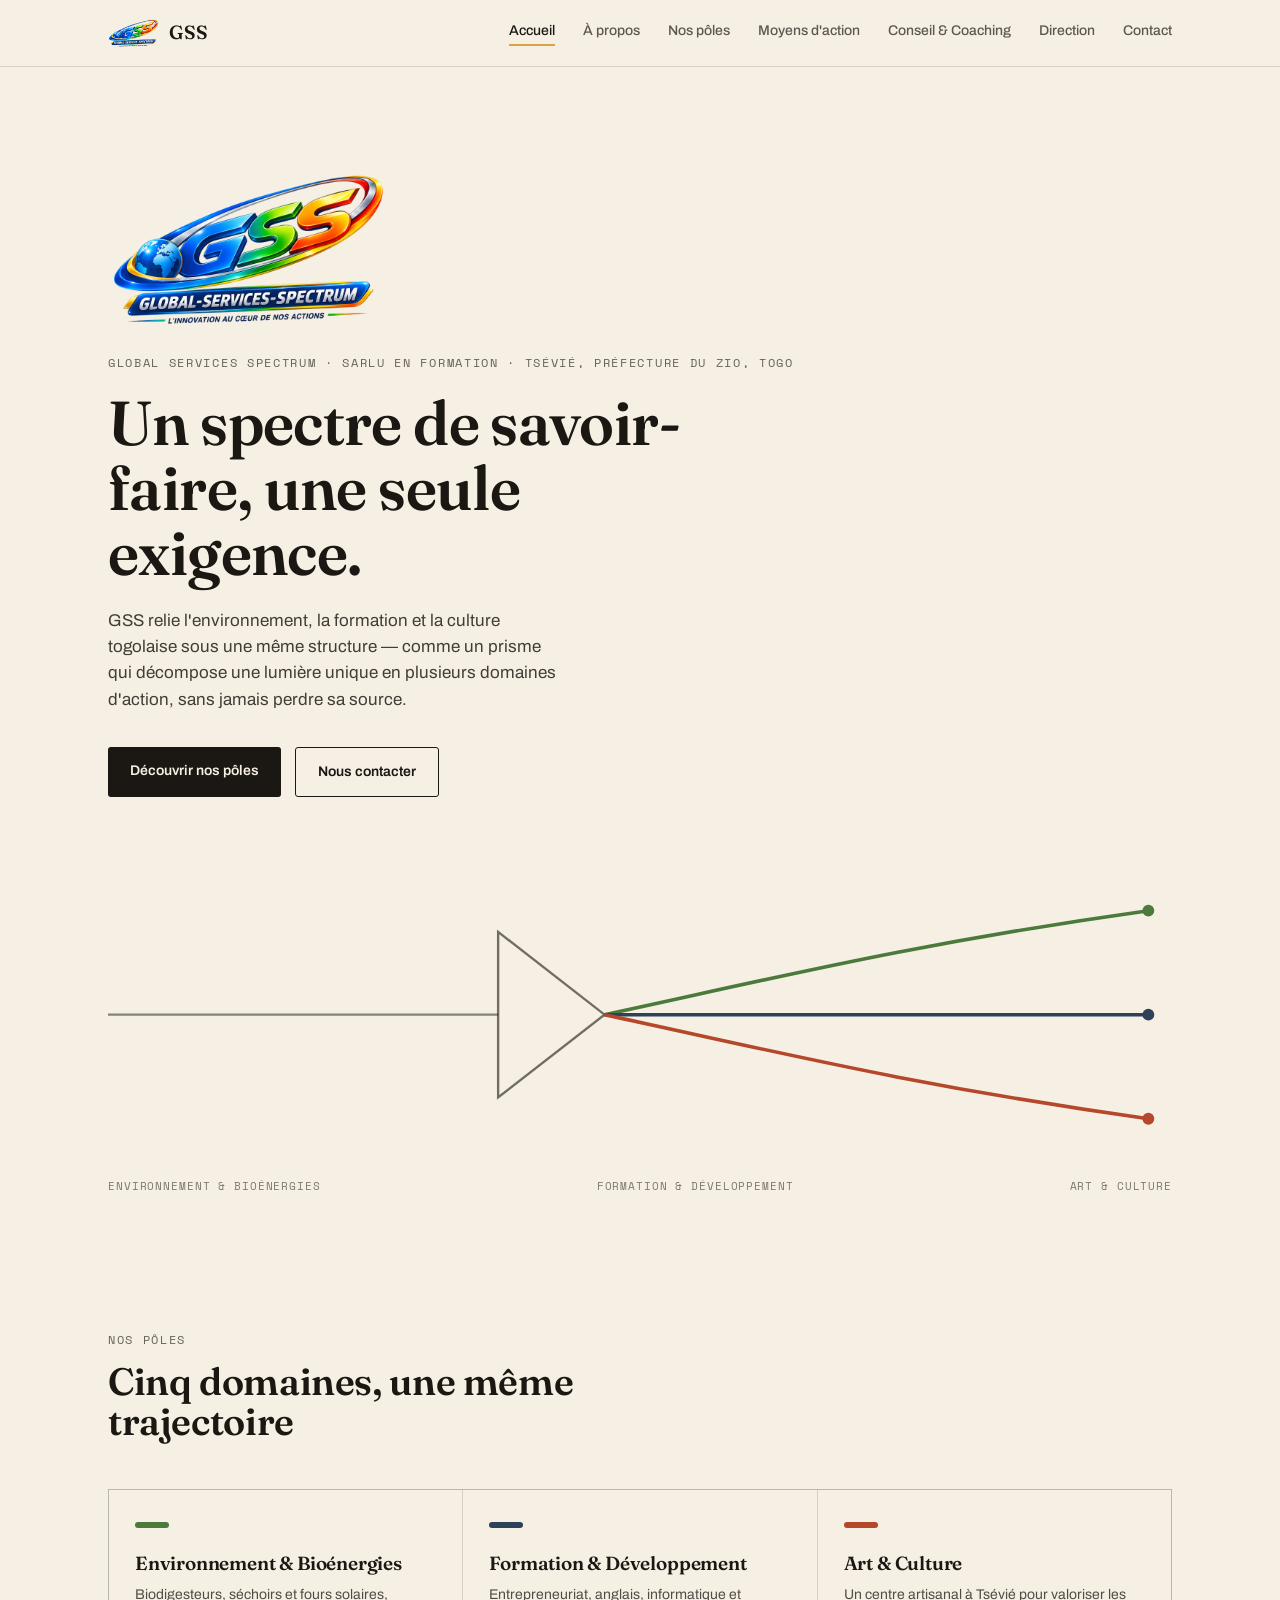
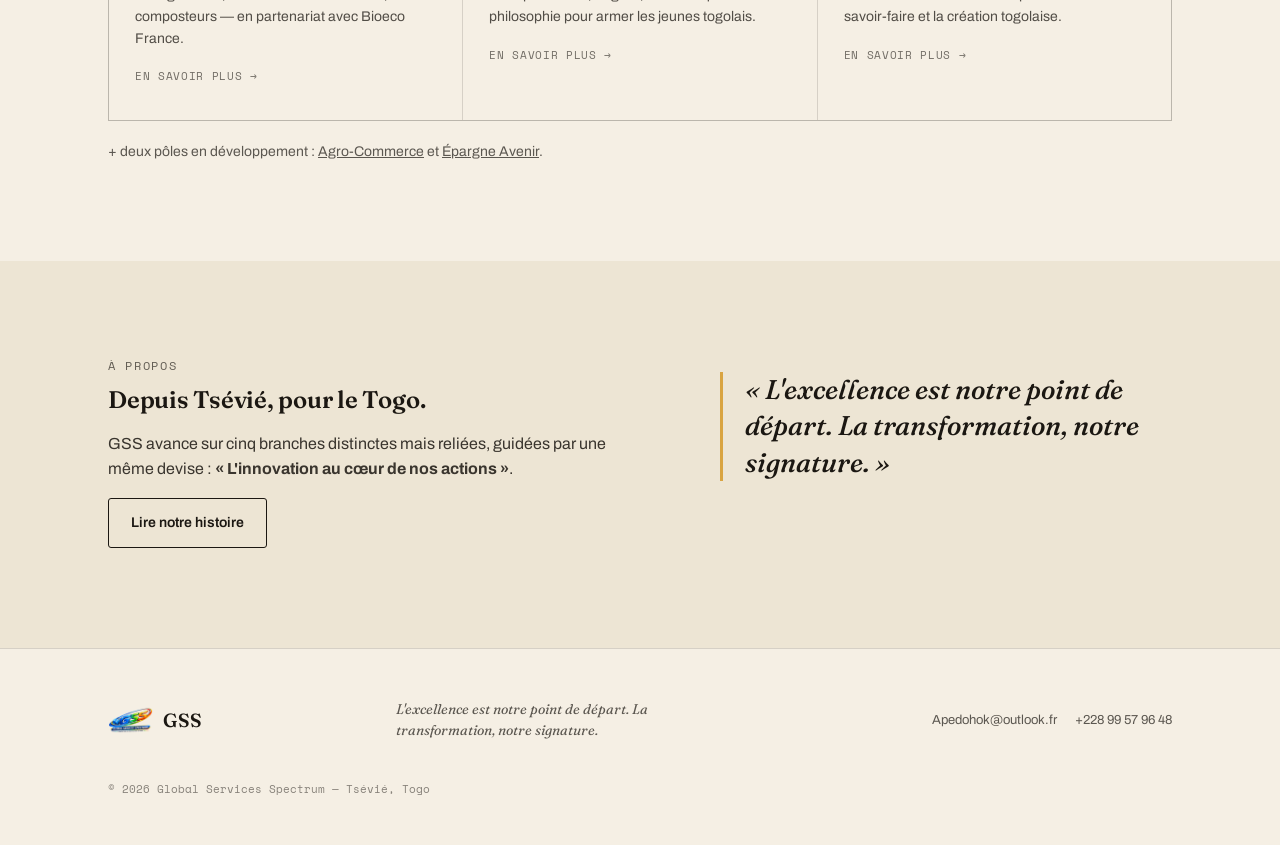
<file: index.html>
<!DOCTYPE html>
<html lang="fr">
<head>
<meta charset="UTF-8">
<meta name="viewport" content="width=device-width, initial-scale=1.0">
<title>Global Services Spectrum — Tsévié, Togo</title>
<meta name="description" content="GSS relie l'environnement, la formation et la culture togolaise sous une même structure, depuis Tsévié, Togo.">
<link rel="preconnect" href="https://fonts.googleapis.com">
<link rel="preconnect" href="https://fonts.gstatic.com" crossorigin>
<link href="https://fonts.googleapis.com/css2?family=Fraunces:opsz,wght@9..144,300;9..144,500;9..144,600;9..144,700&family=Archivo:wght@400;500;600&family=Space+Mono:wght@400;700&display=swap" rel="stylesheet">
<link rel="stylesheet" href="styles.css">
<link rel="manifest" href="manifest.json">
<meta name="theme-color" content="#1B1712">
<link rel="apple-touch-icon" href="apple-touch-icon.png">
<meta name="apple-mobile-web-app-capable" content="yes">
<meta name="apple-mobile-web-app-status-bar-style" content="black-translucent">
<meta name="apple-mobile-web-app-title" content="GSS">
</head>
<body>

<header>
  <nav class="wrap">
    <a href="index.html" class="brandmark">
      <img src="logo.png" alt="Logo Global Services Spectrum">
      GSS
    </a>
    <div class="navlinks">
      <a href="index.html">Accueil</a>
      <a href="a-propos.html">À propos</a>
      <a href="poles.html">Nos pôles</a>
      <a href="moyens-action.html">Moyens d'action</a>
      <a href="conseil-coaching.html">Conseil &amp; Coaching</a>
      <a href="direction.html">Direction</a>
      <a href="contact.html">Contact</a>
    </div>
  </nav>
</header>

<main>

  <!-- HERO -->
  <section class="hero">
    <div class="wrap">
      <img src="logo.png" alt="Logo Global Services Spectrum" class="hero-logo">
      <p class="eyebrow">Global Services Spectrum · SARLU en formation · Tsévié, Préfecture du Zio, Togo</p>
      <h1>Un spectre de savoir-faire, une seule exigence.</h1>
      <p class="lede">GSS relie l'environnement, la formation et la culture togolaise sous une même structure — comme un prisme qui décompose une lumière unique en plusieurs domaines d'action, sans jamais perdre sa source.</p>
      <div class="cta-row">
        <a class="btn btn-primary" href="poles.html">Découvrir nos pôles</a>
        <a class="btn btn-ghost" href="contact.html">Nous contacter</a>
      </div>

      <div class="prism-wrap reveal">
        <svg class="prism-svg" viewBox="0 0 900 260" xmlns="http://www.w3.org/2000/svg" role="img" aria-label="Schéma d'un prisme décomposant un faisceau en trois branches : environnement, formation, culture">
          <line x1="0" y1="130" x2="330" y2="130" stroke="var(--ink)" stroke-width="2" opacity="0.5"/>
          <polygon points="330,60 420,130 330,200" fill="none" stroke="var(--ink)" stroke-width="2" opacity="0.6"/>
          <path d="M420,130 C 560,100 680,70 880,42" stroke="var(--feuille)" stroke-width="3" fill="none"/>
          <path d="M420,130 C 560,130 680,130 880,130" stroke="var(--indigo)" stroke-width="3" fill="none"/>
          <path d="M420,130 C 560,160 680,190 880,218" stroke="var(--terre)" stroke-width="3" fill="none"/>
          <circle cx="880" cy="42" r="5" fill="var(--feuille)"/>
          <circle cx="880" cy="130" r="5" fill="var(--indigo)"/>
          <circle cx="880" cy="218" r="5" fill="var(--terre)"/>
        </svg>
        <div class="prism-caption">
          <span>Environnement &amp; Bioénergies</span>
          <span>Formation &amp; Développement</span>
          <span>Art &amp; Culture</span>
        </div>
      </div>
    </div>
  </section>

  <!-- POLE PREVIEW -->
  <section>
    <div class="wrap">
      <div class="section-head reveal">
        <p class="eyebrow">Nos pôles</p>
        <h2>Cinq domaines, une même trajectoire</h2>
      </div>
      <div class="pole-preview-grid reveal">
        <a class="pole-card" href="poles.html#environnement">
          <span class="branch-swatch" style="background:var(--feuille);"></span>
          <h3>Environnement &amp; Bioénergies</h3>
          <p>Biodigesteurs, séchoirs et fours solaires, composteurs — en partenariat avec Bioeco France.</p>
          <span class="go">En savoir plus →</span>
        </a>
        <a class="pole-card" href="poles.html#formation">
          <span class="branch-swatch" style="background:var(--indigo);"></span>
          <h3>Formation &amp; Développement</h3>
          <p>Entrepreneuriat, anglais, informatique et philosophie pour armer les jeunes togolais.</p>
          <span class="go">En savoir plus →</span>
        </a>
        <a class="pole-card" href="poles.html#culture">
          <span class="branch-swatch" style="background:var(--terre);"></span>
          <h3>Art &amp; Culture</h3>
          <p>Un centre artisanal à Tsévié pour valoriser les savoir-faire et la création togolaise.</p>
          <span class="go">En savoir plus →</span>
        </a>
      </div>
      <p style="margin-top:20px; font-size:14px; opacity:0.7;">+ deux pôles en développement : <a href="poles.html#agro-commerce" style="text-decoration:underline;">Agro-Commerce</a> et <a href="poles.html#epargne-avenir" style="text-decoration:underline;">Épargne Avenir</a>.</p>
    </div>
  </section>

  <!-- ABOUT PREVIEW -->
  <section class="about">
    <div class="wrap about-grid">
      <div class="reveal">
        <p class="eyebrow">À propos</p>
        <h2>Depuis Tsévié, pour le Togo.</h2>
        <p style="margin-top:20px; opacity:0.85; max-width:56ch;">
          GSS avance sur cinq branches distinctes mais reliées, guidées par une même devise : <strong>« L'innovation au cœur de nos actions »</strong>.
        </p>
        <p style="margin-top:16px;"><a class="btn btn-ghost" href="a-propos.html">Lire notre histoire</a></p>
      </div>
      <div class="reveal">
        <p class="pullquote">« L'excellence est notre point de départ. La transformation, notre signature. »</p>
      </div>
    </div>
  </section>

</main>

<footer>
  <div class="wrap">
    <div class="brandmark">
      <img src="logo.png" alt="Logo Global Services Spectrum">
      GSS
    </div>
    <p class="signature">L'excellence est notre point de départ. La transformation, notre signature.</p>
    <div class="foot-links">
      <a href="mailto:Apedohok@outlook.fr">Apedohok@outlook.fr</a>
      <a href="tel:+22899579648">+228 99 57 96 48</a>
    </div>
  </div>
  <div class="wrap" style="margin-top:14px;">
    <p class="legal">© 2026 Global Services Spectrum — Tsévié, Togo</p>
  </div>
</footer>

<script src="script.js"></script>
</body>
</html>
</file>
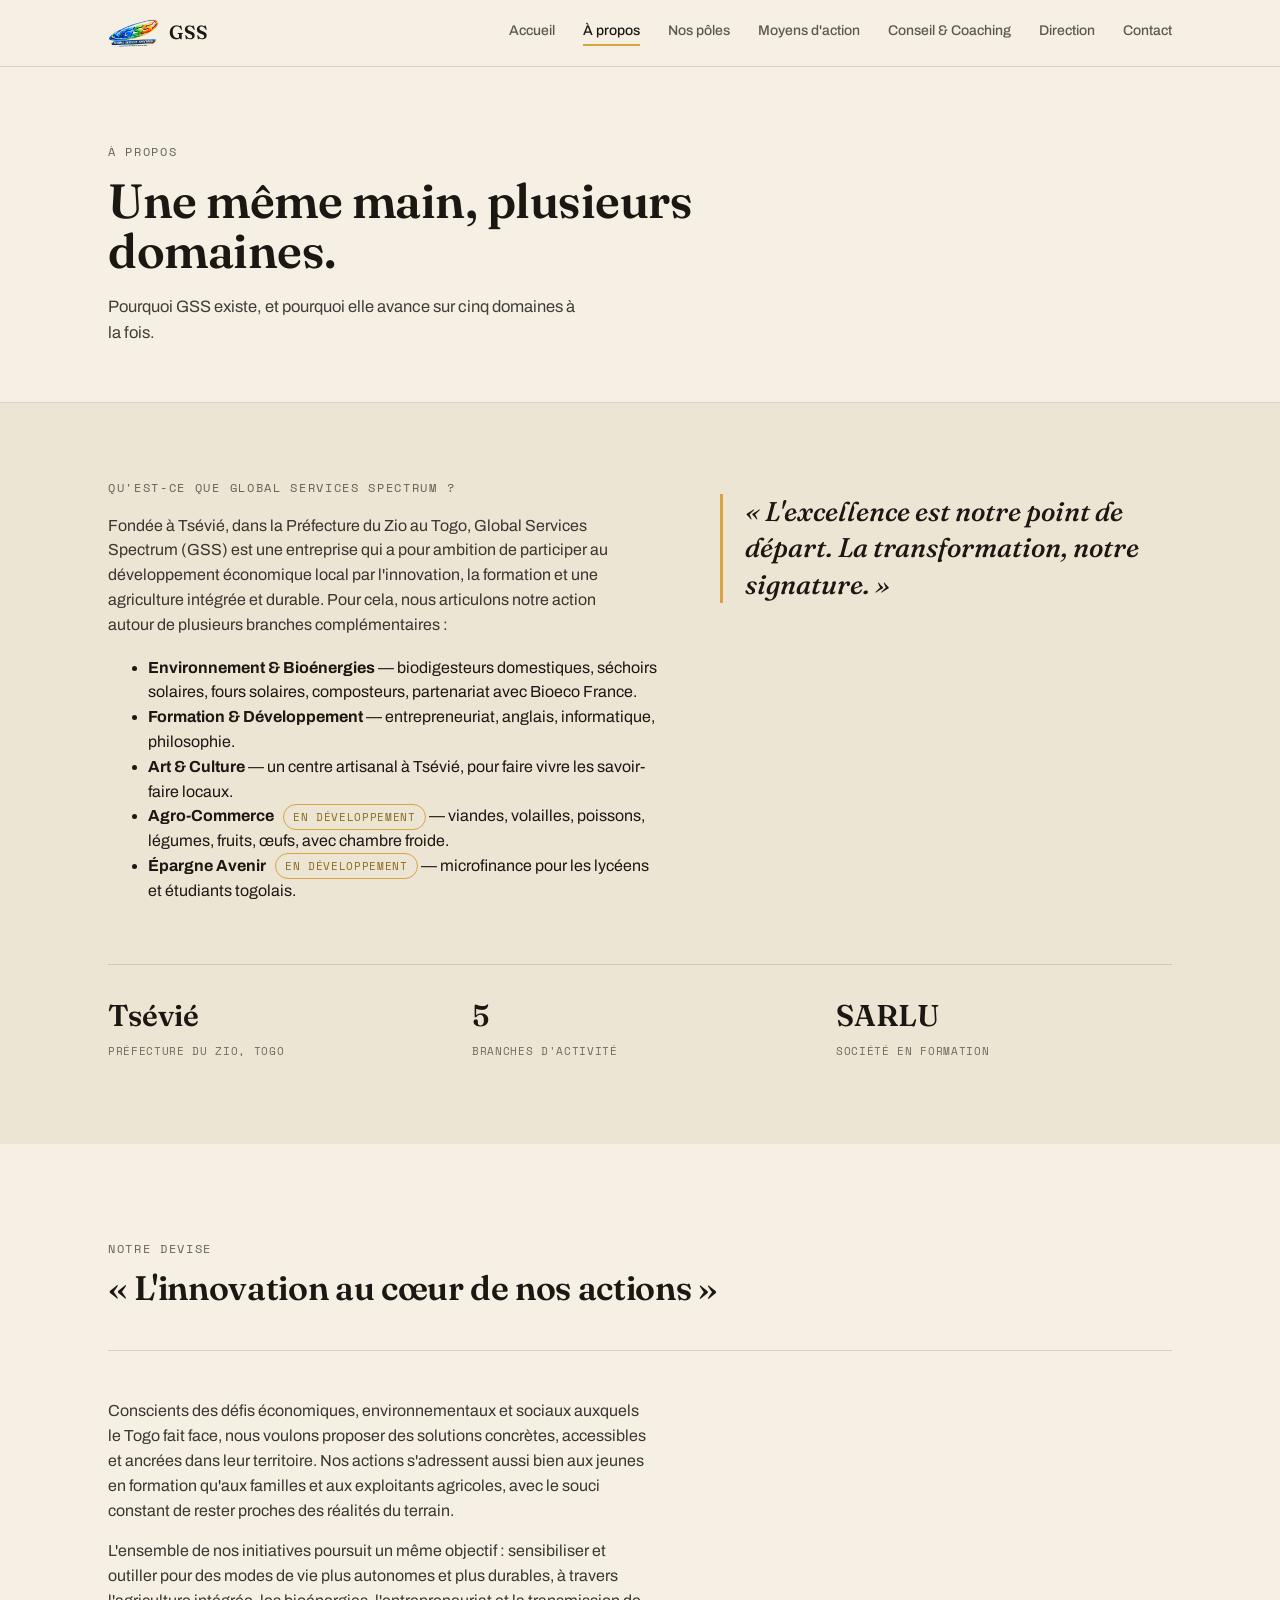
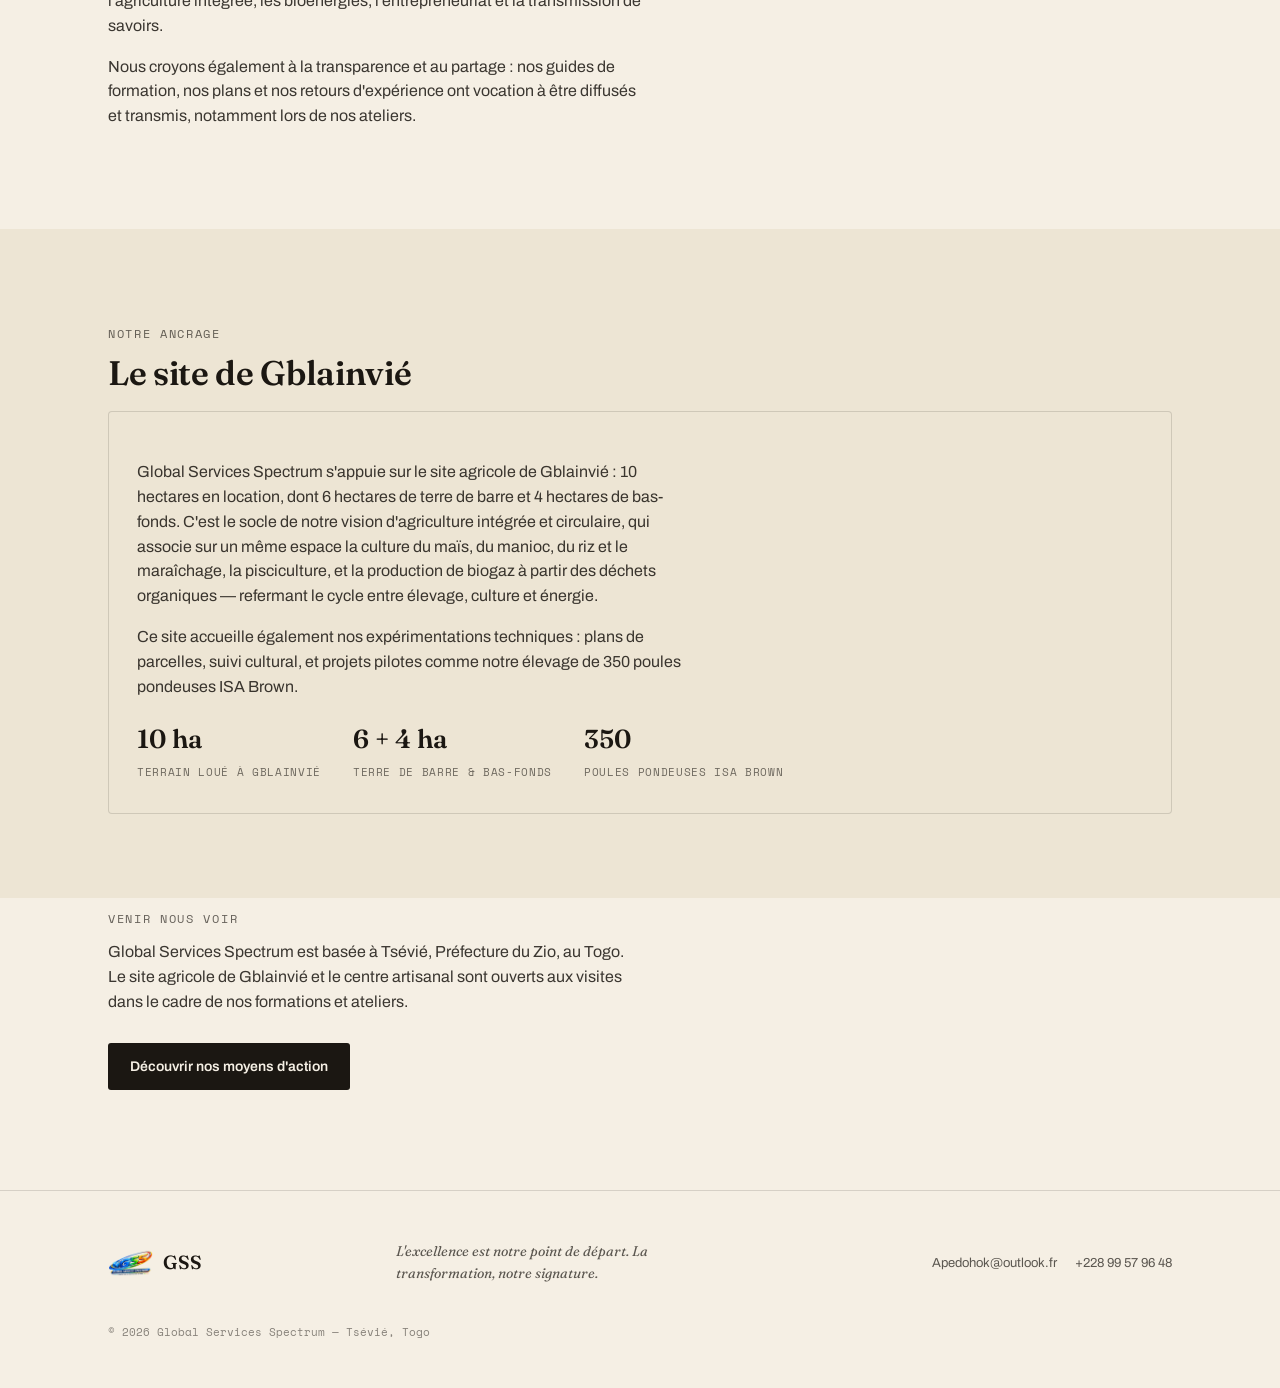
<file: a-propos.html>
<!DOCTYPE html>
<html lang="fr">
<head>
<meta charset="UTF-8">
<meta name="viewport" content="width=device-width, initial-scale=1.0">
<title>À propos — Global Services Spectrum</title>
<link rel="preconnect" href="https://fonts.googleapis.com">
<link rel="preconnect" href="https://fonts.gstatic.com" crossorigin>
<link href="https://fonts.googleapis.com/css2?family=Fraunces:opsz,wght@9..144,300;9..144,500;9..144,600;9..144,700&family=Archivo:wght@400;500;600&family=Space+Mono:wght@400;700&display=swap" rel="stylesheet">
<link rel="stylesheet" href="styles.css">
<link rel="manifest" href="manifest.json">
<meta name="theme-color" content="#1B1712">
<link rel="apple-touch-icon" href="apple-touch-icon.png">
<meta name="apple-mobile-web-app-capable" content="yes">
<meta name="apple-mobile-web-app-status-bar-style" content="black-translucent">
<meta name="apple-mobile-web-app-title" content="GSS">
<style>
  .value-note{
    border-top:1px solid var(--line); margin-top:44px; padding-top:32px;
  }
  .value-note p + p{margin-top:14px;}
  .anchor-card{
    background:var(--paper-2); border:1px solid var(--line); border-radius:4px;
    padding:32px 28px; margin-top:20px;
  }
  .anchor-stats{display:flex; gap:32px; flex-wrap:wrap; margin-top:20px;}
  .anchor-stats .stat-num{font-size:26px;}
</style>
</head>
<body>

<header>
  <nav class="wrap">
    <a href="index.html" class="brandmark">
      <img src="logo.png" alt="Logo Global Services Spectrum">
      GSS
    </a>
    <div class="navlinks">
      <a href="index.html">Accueil</a>
      <a href="a-propos.html">À propos</a>
      <a href="poles.html">Nos pôles</a>
      <a href="moyens-action.html">Moyens d'action</a>
      <a href="conseil-coaching.html">Conseil &amp; Coaching</a>
      <a href="direction.html">Direction</a>
      <a href="contact.html">Contact</a>
    </div>
  </nav>
</header>

<main>
  <section class="page-hero">
    <div class="wrap">
      <p class="eyebrow">À propos</p>
      <h1>Une même main, plusieurs domaines.</h1>
      <p class="lede">Pourquoi GSS existe, et pourquoi elle avance sur cinq domaines à la fois.</p>
    </div>
  </section>

  <section class="about" style="padding-top:64px;">
    <div class="wrap about-grid">
      <div class="reveal">
        <p class="eyebrow" style="margin-bottom:10px;">Qu'est-ce que Global Services Spectrum ?</p>
        <p style="opacity:0.85; max-width:58ch;">
          Fondée à Tsévié, dans la Préfecture du Zio au Togo, Global Services Spectrum (GSS) est une entreprise qui a pour ambition de participer au développement économique local par l'innovation, la formation et une agriculture intégrée et durable. Pour cela, nous articulons notre action autour de plusieurs branches complémentaires :
        </p>
        <ul class="audience-list" style="margin-top:18px;">
          <li><strong>Environnement &amp; Bioénergies</strong> — biodigesteurs domestiques, séchoirs solaires, fours solaires, composteurs, partenariat avec Bioeco France.</li>
          <li><strong>Formation &amp; Développement</strong> — entrepreneuriat, anglais, informatique, philosophie.</li>
          <li><strong>Art &amp; Culture</strong> — un centre artisanal à Tsévié, pour faire vivre les savoir-faire locaux.</li>
          <li><strong>Agro-Commerce</strong> <span class="badge-soon" style="margin-left:6px;">En développement</span> — viandes, volailles, poissons, légumes, fruits, œufs, avec chambre froide.</li>
          <li><strong>Épargne Avenir</strong> <span class="badge-soon" style="margin-left:6px;">En développement</span> — microfinance pour les lycéens et étudiants togolais.</li>
        </ul>
      </div>
      <div class="reveal">
        <p class="pullquote">« L'excellence est notre point de départ. La transformation, notre signature. »</p>
      </div>
    </div>

    <div class="wrap">
      <div class="timeline-note reveal">
        <div>
          <div class="stat-num">Tsévié</div>
          <div class="stat-label">Préfecture du Zio, Togo</div>
        </div>
        <div>
          <div class="stat-num">5</div>
          <div class="stat-label">Branches d'activité</div>
        </div>
        <div>
          <div class="stat-num">SARLU</div>
          <div class="stat-label">Société en formation</div>
        </div>
      </div>
    </div>
  </section>

  <section>
    <div class="wrap reveal">
      <p class="eyebrow">Notre devise</p>
      <h2 style="margin-top:12px; font-size:clamp(24px,3vw,34px);">« L'innovation au cœur de nos actions »</h2>

      <div class="value-note">
        <p style="max-width:60ch; opacity:0.85;">Conscients des défis économiques, environnementaux et sociaux auxquels le Togo fait face, nous voulons proposer des solutions concrètes, accessibles et ancrées dans leur territoire. Nos actions s'adressent aussi bien aux jeunes en formation qu'aux familles et aux exploitants agricoles, avec le souci constant de rester proches des réalités du terrain.</p>
        <p style="max-width:60ch; opacity:0.85;">L'ensemble de nos initiatives poursuit un même objectif : sensibiliser et outiller pour des modes de vie plus autonomes et plus durables, à travers l'agriculture intégrée, les bioénergies, l'entrepreneuriat et la transmission de savoirs.</p>
        <p style="max-width:60ch; opacity:0.85;">Nous croyons également à la transparence et au partage : nos guides de formation, nos plans et nos retours d'expérience ont vocation à être diffusés et transmis, notamment lors de nos ateliers.</p>
      </div>
    </div>
  </section>

  <section class="about">
    <div class="wrap reveal">
      <p class="eyebrow">Notre ancrage</p>
      <h2 style="margin-top:12px; font-size:clamp(24px,3vw,34px);">Le site de Gblainvié</h2>
      <div class="anchor-card">
        <p style="max-width:62ch; opacity:0.85;">Global Services Spectrum s'appuie sur le site agricole de Gblainvié : 10 hectares en location, dont 6 hectares de terre de barre et 4 hectares de bas-fonds. C'est le socle de notre vision d'agriculture intégrée et circulaire, qui associe sur un même espace la culture du maïs, du manioc, du riz et le maraîchage, la pisciculture, et la production de biogaz à partir des déchets organiques — refermant le cycle entre élevage, culture et énergie.</p>
        <p style="max-width:62ch; opacity:0.85; margin-top:14px;">Ce site accueille également nos expérimentations techniques : plans de parcelles, suivi cultural, et projets pilotes comme notre élevage de 350 poules pondeuses ISA Brown.</p>
        <div class="anchor-stats">
          <div>
            <div class="stat-num">10 ha</div>
            <div class="stat-label">Terrain loué à Gblainvié</div>
          </div>
          <div>
            <div class="stat-num">6 + 4 ha</div>
            <div class="stat-label">Terre de barre &amp; bas-fonds</div>
          </div>
          <div>
            <div class="stat-num">350</div>
            <div class="stat-label">Poules pondeuses ISA Brown</div>
          </div>
        </div>
      </div>
    </div>
  </section>

  <section style="padding-top:0;">
    <div class="wrap reveal">
      <p class="eyebrow">Venir nous voir</p>
      <p style="margin-top:12px; max-width:58ch; opacity:0.85;">Global Services Spectrum est basée à Tsévié, Préfecture du Zio, au Togo. Le site agricole de Gblainvié et le centre artisanal sont ouverts aux visites dans le cadre de nos formations et ateliers.</p>
      <p style="margin-top:28px;"><a class="btn btn-primary" href="moyens-action.html">Découvrir nos moyens d'action</a></p>
    </div>
  </section>
</main>

<footer>
  <div class="wrap">
    <div class="brandmark">
      <img src="logo.png" alt="Logo Global Services Spectrum">
      GSS
    </div>
    <p class="signature">L'excellence est notre point de départ. La transformation, notre signature.</p>
    <div class="foot-links">
      <a href="mailto:Apedohok@outlook.fr">Apedohok@outlook.fr</a>
      <a href="tel:+22899579648">+228 99 57 96 48</a>
    </div>
  </div>
  <div class="wrap" style="margin-top:14px;">
    <p class="legal">© 2026 Global Services Spectrum — Tsévié, Togo</p>
  </div>
</footer>

<script src="script.js"></script>
</body>
</html>
</file>
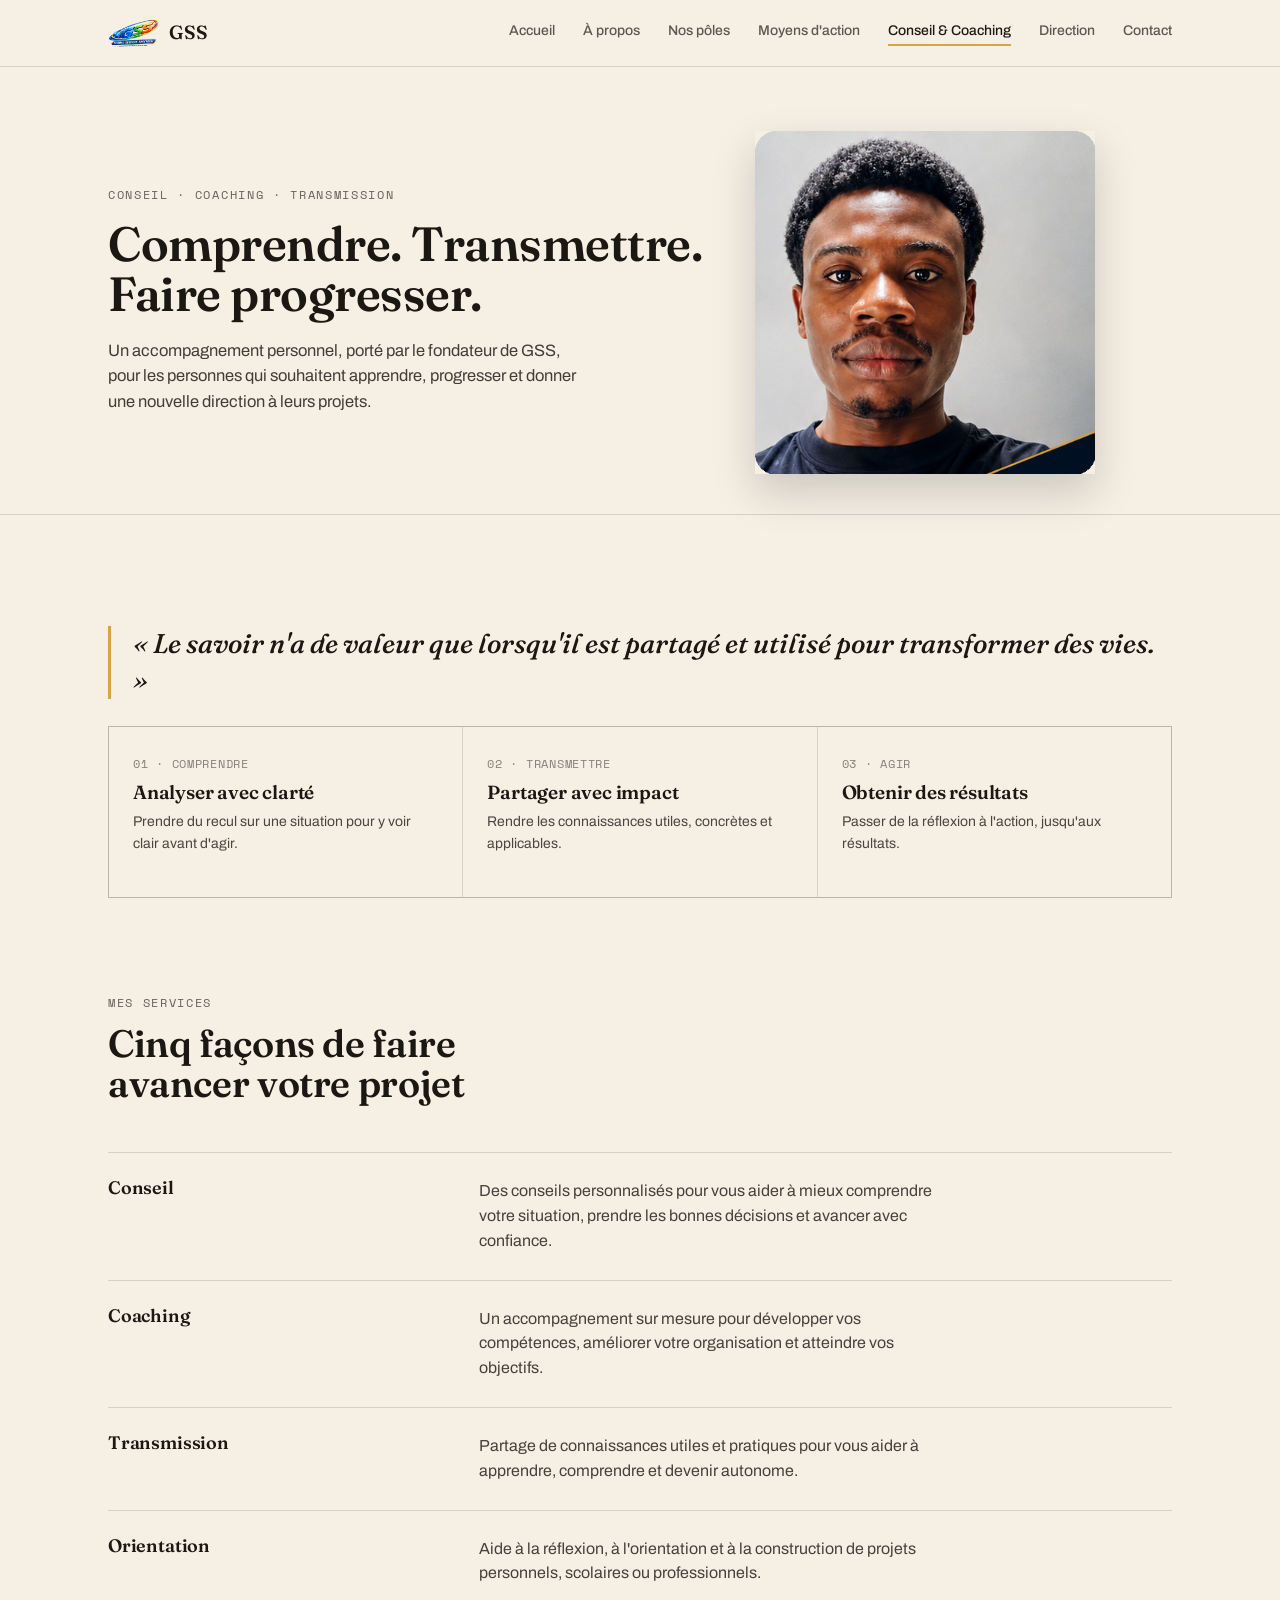
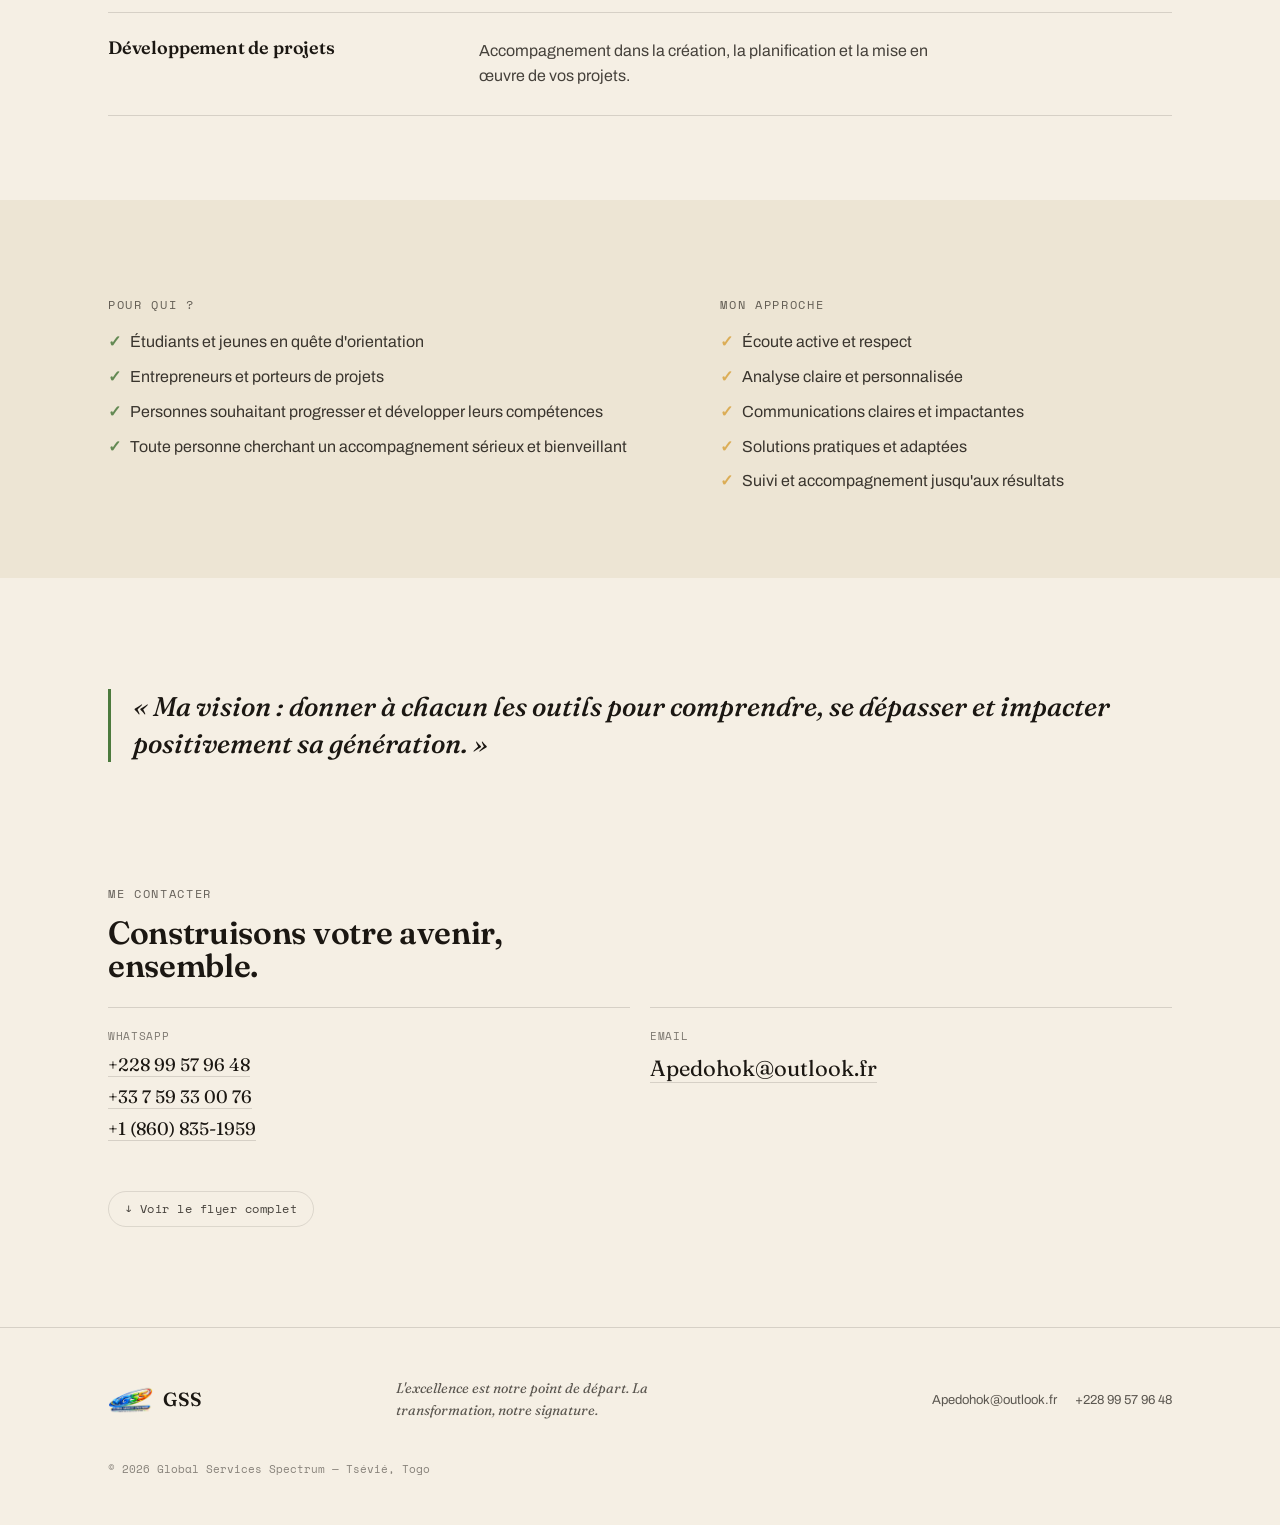
<file: conseil-coaching.html>
<!DOCTYPE html>
<html lang="fr">
<head>
<meta charset="UTF-8">
<meta name="viewport" content="width=device-width, initial-scale=1.0">
<title>Conseil, Coaching & Transmission — Global Services Spectrum</title>
<link rel="preconnect" href="https://fonts.googleapis.com">
<link rel="preconnect" href="https://fonts.gstatic.com" crossorigin>
<link href="https://fonts.googleapis.com/css2?family=Fraunces:opsz,wght@9..144,300;9..144,500;9..144,600;9..144,700&family=Archivo:wght@400;500;600&family=Space+Mono:wght@400;700&display=swap" rel="stylesheet">
<link rel="stylesheet" href="styles.css">
<link rel="manifest" href="manifest.json">
<meta name="theme-color" content="#1B1712">
<link rel="apple-touch-icon" href="apple-touch-icon.png">
<meta name="apple-mobile-web-app-capable" content="yes">
<meta name="apple-mobile-web-app-status-bar-style" content="black-translucent">
<meta name="apple-mobile-web-app-title" content="GSS">
<style>
  .pillar-grid{display:grid; grid-template-columns:repeat(3,1fr); gap:1px; background:var(--line); border:1px solid var(--line); margin-top:12px;}
  .pillar{background:var(--paper); padding:28px 24px;}
  .pillar .pillar-num{font-family:'Space Mono', monospace; font-size:12px; opacity:0.5; text-transform:uppercase; letter-spacing:0.06em;}
  .pillar h3{font-size:19px; margin-top:10px;}
  .pillar p{font-size:14px; opacity:0.78; margin-top:8px;}
  @media (max-width:820px){.pillar-grid{grid-template-columns:1fr;}}

  .service-list{margin-top:12px; border-top:1px solid var(--line);}
  .service-row{
    display:grid; grid-template-columns:1fr 2fr; gap:24px;
    padding:26px 0; border-bottom:1px solid var(--line);
  }
  .service-row h3{font-size:18px;}
  .service-row p{opacity:0.8; margin:0; max-width:52ch;}
  @media (max-width:640px){.service-row{grid-template-columns:1fr; gap:8px;}}

  .audience-list{list-style:none; margin:16px 0 0; padding:0; display:grid; gap:10px;}
  .audience-list li{padding-left:22px; position:relative; opacity:0.85;}
  .audience-list li::before{content:"✓"; position:absolute; left:0; color:var(--feuille); font-weight:700;}

  .approach-list{list-style:none; margin:16px 0 0; padding:0; display:grid; gap:10px;}
  .approach-list li{padding-left:22px; position:relative; opacity:0.85;}
  .approach-list li::before{content:"✓"; position:absolute; left:0; color:var(--ocre); font-weight:700;}

  .contact-channels{display:grid; grid-template-columns:repeat(2,1fr); gap:20px; margin-top:12px;}
  @media (max-width:640px){.contact-channels{grid-template-columns:1fr;}}

  .coach-hero{display:grid; grid-template-columns:1.3fr 0.9fr; gap:44px; align-items:center;}
  .coach-hero img.portrait{width:100%; height:auto; max-width:340px; box-shadow:0 18px 40px rgba(27,23,18,0.18);}
  @media (max-width:820px){
    .coach-hero{grid-template-columns:1fr;}
    .coach-hero img.portrait{max-width:220px; margin-top:8px;}
  }

  .flyer-link{
    display:inline-flex; align-items:center; gap:10px;
    font-family:'Space Mono', monospace; font-size:12px; letter-spacing:0.04em;
    text-decoration:none; border:1px solid var(--line); border-radius:20px;
    padding:8px 16px; opacity:0.8; transition:opacity .2s;
  }
  .flyer-link:hover{opacity:1;}
</style>
</head>
<body>

<header>
  <nav class="wrap">
    <a href="index.html" class="brandmark">
      <img src="logo.png" alt="Logo Global Services Spectrum">
      GSS
    </a>
    <div class="navlinks">
      <a href="index.html">Accueil</a>
      <a href="a-propos.html">À propos</a>
      <a href="poles.html">Nos pôles</a>
      <a href="moyens-action.html">Moyens d'action</a>
      <a href="conseil-coaching.html">Conseil &amp; Coaching</a>
      <a href="direction.html">Direction</a>
      <a href="contact.html">Contact</a>
    </div>
  </nav>
</header>

<main>
  <section class="page-hero">
    <div class="wrap coach-hero">
      <div>
        <p class="eyebrow">Conseil · Coaching · Transmission</p>
        <h1>Comprendre. Transmettre. Faire progresser.</h1>
        <p class="lede">Un accompagnement personnel, porté par le fondateur de GSS, pour les personnes qui souhaitent apprendre, progresser et donner une nouvelle direction à leurs projets.</p>
      </div>
      <img src="portrait.png" alt="Koffi Gilles-Jicel Apedoho" class="portrait">
    </div>
  </section>

  <section style="padding-bottom:0;">
    <div class="wrap reveal">
      <p class="pullquote">« Le savoir n'a de valeur que lorsqu'il est partagé et utilisé pour transformer des vies. »</p>

      <div class="pillar-grid">
        <div class="pillar">
          <div class="pillar-num">01 · Comprendre</div>
          <h3>Analyser avec clarté</h3>
          <p>Prendre du recul sur une situation pour y voir clair avant d'agir.</p>
        </div>
        <div class="pillar">
          <div class="pillar-num">02 · Transmettre</div>
          <h3>Partager avec impact</h3>
          <p>Rendre les connaissances utiles, concrètes et applicables.</p>
        </div>
        <div class="pillar">
          <div class="pillar-num">03 · Agir</div>
          <h3>Obtenir des résultats</h3>
          <p>Passer de la réflexion à l'action, jusqu'aux résultats.</p>
        </div>
      </div>
    </div>
  </section>

  <section>
    <div class="wrap reveal">
      <div class="section-head">
        <p class="eyebrow">Mes services</p>
        <h2>Cinq façons de faire avancer votre projet</h2>
      </div>
      <div class="service-list">
        <div class="service-row">
          <h3>Conseil</h3>
          <p>Des conseils personnalisés pour vous aider à mieux comprendre votre situation, prendre les bonnes décisions et avancer avec confiance.</p>
        </div>
        <div class="service-row">
          <h3>Coaching</h3>
          <p>Un accompagnement sur mesure pour développer vos compétences, améliorer votre organisation et atteindre vos objectifs.</p>
        </div>
        <div class="service-row">
          <h3>Transmission</h3>
          <p>Partage de connaissances utiles et pratiques pour vous aider à apprendre, comprendre et devenir autonome.</p>
        </div>
        <div class="service-row">
          <h3>Orientation</h3>
          <p>Aide à la réflexion, à l'orientation et à la construction de projets personnels, scolaires ou professionnels.</p>
        </div>
        <div class="service-row">
          <h3>Développement de projets</h3>
          <p>Accompagnement dans la création, la planification et la mise en œuvre de vos projets.</p>
        </div>
      </div>
    </div>
  </section>

  <section class="about">
    <div class="wrap about-grid">
      <div class="reveal">
        <p class="eyebrow">Pour qui ?</p>
        <ul class="audience-list">
          <li>Étudiants et jeunes en quête d'orientation</li>
          <li>Entrepreneurs et porteurs de projets</li>
          <li>Personnes souhaitant progresser et développer leurs compétences</li>
          <li>Toute personne cherchant un accompagnement sérieux et bienveillant</li>
        </ul>
      </div>
      <div class="reveal">
        <p class="eyebrow">Mon approche</p>
        <ul class="approach-list">
          <li>Écoute active et respect</li>
          <li>Analyse claire et personnalisée</li>
          <li>Communications claires et impactantes</li>
          <li>Solutions pratiques et adaptées</li>
          <li>Suivi et accompagnement jusqu'aux résultats</li>
        </ul>
      </div>
    </div>
  </section>

  <section>
    <div class="wrap reveal">
      <p class="pullquote" style="border-color:var(--feuille);">« Ma vision : donner à chacun les outils pour comprendre, se dépasser et impacter positivement sa génération. »</p>
    </div>
  </section>

  <section style="padding-top:0;">
    <div class="wrap reveal">
      <div class="section-head" style="margin-bottom:24px;">
        <p class="eyebrow">Me contacter</p>
        <h2 style="font-size:clamp(24px,3vw,32px);">Construisons votre avenir, ensemble.</h2>
      </div>
      <div class="contact-channels">
        <div class="contact-item" style="border-top:1px solid var(--line);">
          <div class="contact-label">WhatsApp</div>
          <div class="contact-value" style="font-size:18px;"><a href="https://wa.me/22899579648">+228 99 57 96 48</a></div>
          <div class="contact-value" style="font-size:18px; margin-top:4px;"><a href="https://wa.me/33759330076">+33 7 59 33 00 76</a></div>
          <div class="contact-value" style="font-size:18px; margin-top:4px;"><a href="https://wa.me/18608351959">+1 (860) 835-1959</a></div>
        </div>
        <div class="contact-item" style="border-top:1px solid var(--line);">
          <div class="contact-label">Email</div>
          <div class="contact-value"><a href="mailto:Apedohok@outlook.fr">Apedohok@outlook.fr</a></div>
        </div>
      </div>
      <p style="margin-top:28px;">
        <a class="flyer-link" href="flyer-coaching.png" target="_blank" rel="noopener">↓ Voir le flyer complet</a>
      </p>
    </div>
  </section>
</main>

<footer>
  <div class="wrap">
    <div class="brandmark">
      <img src="logo.png" alt="Logo Global Services Spectrum">
      GSS
    </div>
    <p class="signature">L'excellence est notre point de départ. La transformation, notre signature.</p>
    <div class="foot-links">
      <a href="mailto:Apedohok@outlook.fr">Apedohok@outlook.fr</a>
      <a href="tel:+22899579648">+228 99 57 96 48</a>
    </div>
  </div>
  <div class="wrap" style="margin-top:14px;">
    <p class="legal">© 2026 Global Services Spectrum — Tsévié, Togo</p>
  </div>
</footer>

<script src="script.js"></script>
</body>
</html>
</file>
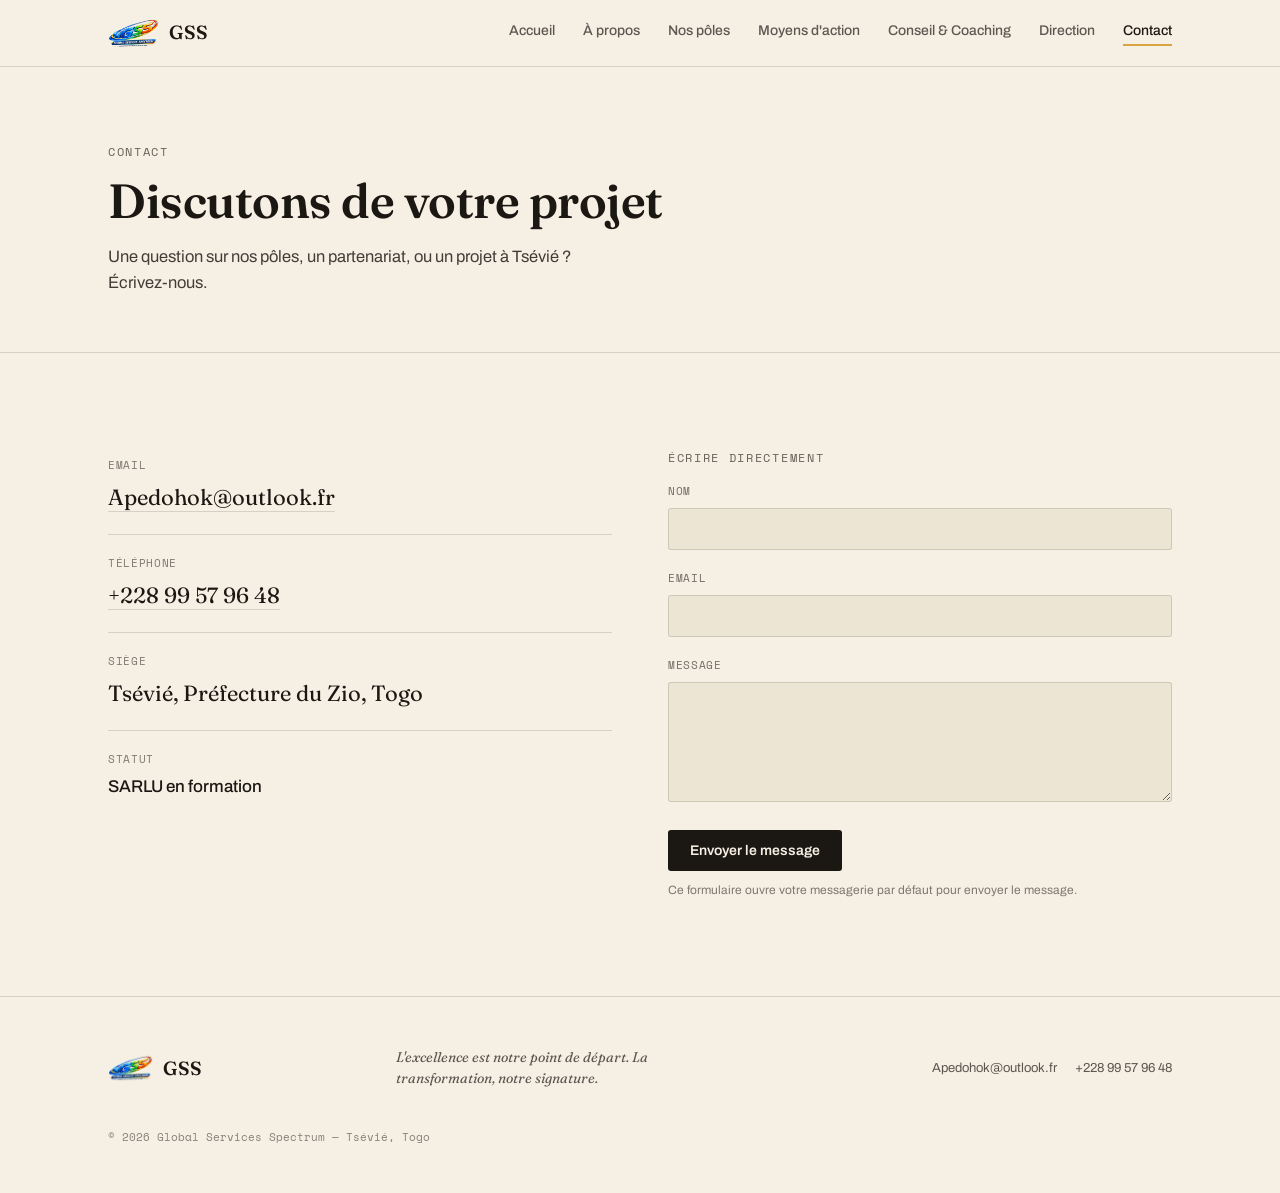
<file: contact.html>
<!DOCTYPE html>
<html lang="fr">
<head>
<meta charset="UTF-8">
<meta name="viewport" content="width=device-width, initial-scale=1.0">
<title>Contact — Global Services Spectrum</title>
<link rel="preconnect" href="https://fonts.googleapis.com">
<link rel="preconnect" href="https://fonts.gstatic.com" crossorigin>
<link href="https://fonts.googleapis.com/css2?family=Fraunces:opsz,wght@9..144,300;9..144,500;9..144,600;9..144,700&family=Archivo:wght@400;500;600&family=Space+Mono:wght@400;700&display=swap" rel="stylesheet">
<link rel="stylesheet" href="styles.css">
<link rel="manifest" href="manifest.json">
<meta name="theme-color" content="#1B1712">
<link rel="apple-touch-icon" href="apple-touch-icon.png">
<meta name="apple-mobile-web-app-capable" content="yes">
<meta name="apple-mobile-web-app-status-bar-style" content="black-translucent">
<meta name="apple-mobile-web-app-title" content="GSS">
</head>
<body>

<header>
  <nav class="wrap">
    <a href="index.html" class="brandmark">
      <img src="logo.png" alt="Logo Global Services Spectrum">
      GSS
    </a>
    <div class="navlinks">
      <a href="index.html">Accueil</a>
      <a href="a-propos.html">À propos</a>
      <a href="poles.html">Nos pôles</a>
      <a href="moyens-action.html">Moyens d'action</a>
      <a href="conseil-coaching.html">Conseil & Coaching</a>
      <a href="direction.html">Direction</a>
      <a href="contact.html">Contact</a>
    </div>
  </nav>
</header>

<main>
  <section class="page-hero">
    <div class="wrap">
      <p class="eyebrow">Contact</p>
      <h1>Discutons de votre projet</h1>
      <p class="lede">Une question sur nos pôles, un partenariat, ou un projet à Tsévié ? Écrivez-nous.</p>
    </div>
  </section>

  <section>
    <div class="wrap contact-grid">
      <div class="reveal">
        <div class="contact-item">
          <div class="contact-label">Email</div>
          <div class="contact-value"><a href="mailto:Apedohok@outlook.fr">Apedohok@outlook.fr</a></div>
        </div>
        <div class="contact-item">
          <div class="contact-label">Téléphone</div>
          <div class="contact-value"><a href="tel:+22899579648">+228 99 57 96 48</a></div>
        </div>
        <div class="contact-item">
          <div class="contact-label">Siège</div>
          <div class="contact-value">Tsévié, Préfecture du Zio, Togo</div>
        </div>
        <div class="contact-item">
          <div class="contact-label">Statut</div>
          <div class="contact-value" style="font-size:17px; font-family:'Archivo',sans-serif; font-weight:500;">SARLU en formation</div>
        </div>
      </div>

      <div class="reveal">
        <p class="eyebrow" style="margin-bottom:16px;">Écrire directement</p>
        <form class="contact-form" action="mailto:Apedohok@outlook.fr" method="post" enctype="text/plain">
          <label for="nom">Nom</label>
          <input type="text" id="nom" name="nom" required>

          <label for="email">Email</label>
          <input type="email" id="email" name="email" required>

          <label for="message">Message</label>
          <textarea id="message" name="message" required></textarea>

          <button type="submit" class="btn btn-primary" style="border:none; cursor:pointer;">Envoyer le message</button>
        </form>
        <p style="font-size:12px; opacity:0.55; margin-top:10px;">Ce formulaire ouvre votre messagerie par défaut pour envoyer le message.</p>
      </div>
    </div>
  </section>
</main>

<footer>
  <div class="wrap">
    <div class="brandmark">
      <img src="logo.png" alt="Logo Global Services Spectrum">
      GSS
    </div>
    <p class="signature">L'excellence est notre point de départ. La transformation, notre signature.</p>
    <div class="foot-links">
      <a href="mailto:Apedohok@outlook.fr">Apedohok@outlook.fr</a>
      <a href="tel:+22899579648">+228 99 57 96 48</a>
    </div>
  </div>
  <div class="wrap" style="margin-top:14px;">
    <p class="legal">© 2026 Global Services Spectrum — Tsévié, Togo</p>
  </div>
</footer>

<script src="script.js"></script>
</body>
</html>
</file>
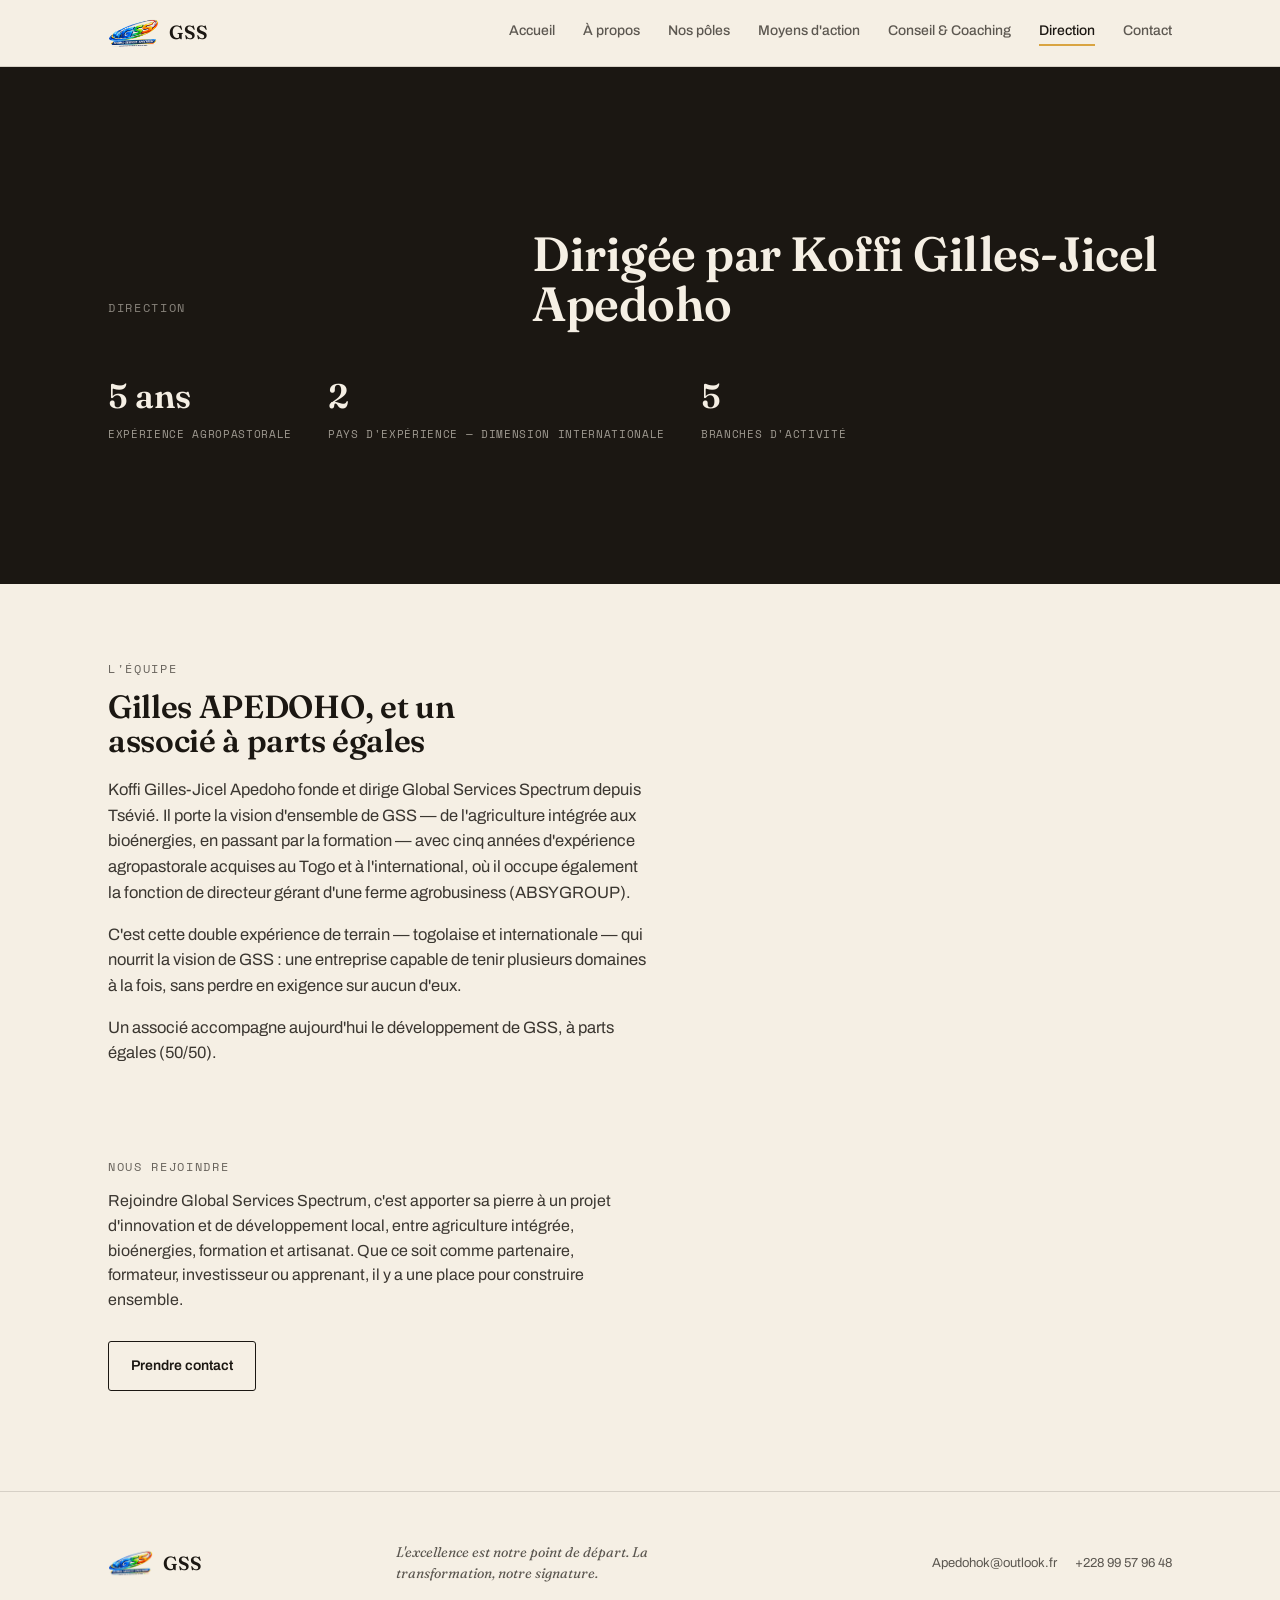
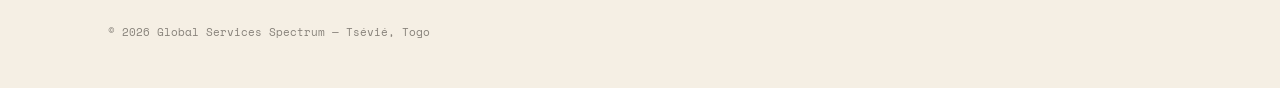
<file: direction.html>
<!DOCTYPE html>
<html lang="fr">
<head>
<meta charset="UTF-8">
<meta name="viewport" content="width=device-width, initial-scale=1.0">
<title>Direction — Global Services Spectrum</title>
<link rel="preconnect" href="https://fonts.googleapis.com">
<link rel="preconnect" href="https://fonts.gstatic.com" crossorigin>
<link href="https://fonts.googleapis.com/css2?family=Fraunces:opsz,wght@9..144,300;9..144,500;9..144,600;9..144,700&family=Archivo:wght@400;500;600&family=Space+Mono:wght@400;700&display=swap" rel="stylesheet">
<link rel="stylesheet" href="styles.css">
<link rel="manifest" href="manifest.json">
<meta name="theme-color" content="#1B1712">
<link rel="apple-touch-icon" href="apple-touch-icon.png">
<meta name="apple-mobile-web-app-capable" content="yes">
<meta name="apple-mobile-web-app-status-bar-style" content="black-translucent">
<meta name="apple-mobile-web-app-title" content="GSS">
</head>
<body>

<header>
  <nav class="wrap">
    <a href="index.html" class="brandmark">
      <img src="logo.png" alt="Logo Global Services Spectrum">
      GSS
    </a>
    <div class="navlinks">
      <a href="index.html">Accueil</a>
      <a href="a-propos.html">À propos</a>
      <a href="poles.html">Nos pôles</a>
      <a href="moyens-action.html">Moyens d'action</a>
      <a href="conseil-coaching.html">Conseil & Coaching</a>
      <a href="direction.html">Direction</a>
      <a href="contact.html">Contact</a>
    </div>
  </nav>
</header>

<main>
  <section class="direction">
    <div class="wrap" style="padding-top:64px; padding-bottom:40px;">
      <p class="eyebrow">Direction</p>
      <h2 style="margin-top:14px; font-size:clamp(30px,4.6vw,48px); max-width:20ch;">Dirigée par Koffi Gilles-Jicel Apedoho</h2>
    </div>
    <div class="wrap" style="padding-bottom:56px;">
      <div class="direction-stats reveal">
        <div>
          <div class="stat-num">5 ans</div>
          <div class="stat-label">Expérience agropastorale</div>
        </div>
        <div>
          <div class="stat-num">2</div>
          <div class="stat-label">Pays d'expérience — dimension internationale</div>
        </div>
        <div>
          <div class="stat-num">5</div>
          <div class="stat-label">Branches d'activité</div>
        </div>
      </div>
    </div>
  </section>

  <section class="direction-body">
    <div class="wrap reveal">
      <p class="eyebrow">L'équipe</p>
      <h2 style="margin-top:12px; font-size:clamp(24px,3vw,32px); max-width:20ch;">Gilles APEDOHO, et un associé à parts égales</h2>
      <p class="lede" style="margin-top:20px;">Koffi Gilles-Jicel Apedoho fonde et dirige Global Services Spectrum depuis Tsévié. Il porte la vision d'ensemble de GSS — de l'agriculture intégrée aux bioénergies, en passant par la formation — avec cinq années d'expérience agropastorale acquises au Togo et à l'international, où il occupe également la fonction de directeur gérant d'une ferme agrobusiness (ABSYGROUP).</p>
      <p class="lede">C'est cette double expérience de terrain — togolaise et internationale — qui nourrit la vision de GSS : une entreprise capable de tenir plusieurs domaines à la fois, sans perdre en exigence sur aucun d'eux.</p>
      <p class="lede">Un associé accompagne aujourd'hui le développement de GSS, à parts égales (50/50).</p>
    </div>
  </section>

  <section style="padding-top:0;">
    <div class="wrap reveal">
      <p class="eyebrow">Nous rejoindre</p>
      <p style="margin-top:12px; max-width:58ch; opacity:0.85;">Rejoindre Global Services Spectrum, c'est apporter sa pierre à un projet d'innovation et de développement local, entre agriculture intégrée, bioénergies, formation et artisanat. Que ce soit comme partenaire, formateur, investisseur ou apprenant, il y a une place pour construire ensemble.</p>
      <p style="margin-top:28px;"><a class="btn btn-ghost" href="contact.html">Prendre contact</a></p>
    </div>
  </section>
</main>

<footer>
  <div class="wrap">
    <div class="brandmark">
      <img src="logo.png" alt="Logo Global Services Spectrum">
      GSS
    </div>
    <p class="signature">L'excellence est notre point de départ. La transformation, notre signature.</p>
    <div class="foot-links">
      <a href="mailto:Apedohok@outlook.fr">Apedohok@outlook.fr</a>
      <a href="tel:+22899579648">+228 99 57 96 48</a>
    </div>
  </div>
  <div class="wrap" style="margin-top:14px;">
    <p class="legal">© 2026 Global Services Spectrum — Tsévié, Togo</p>
  </div>
</footer>

<script src="script.js"></script>
</body>
</html>
</file>
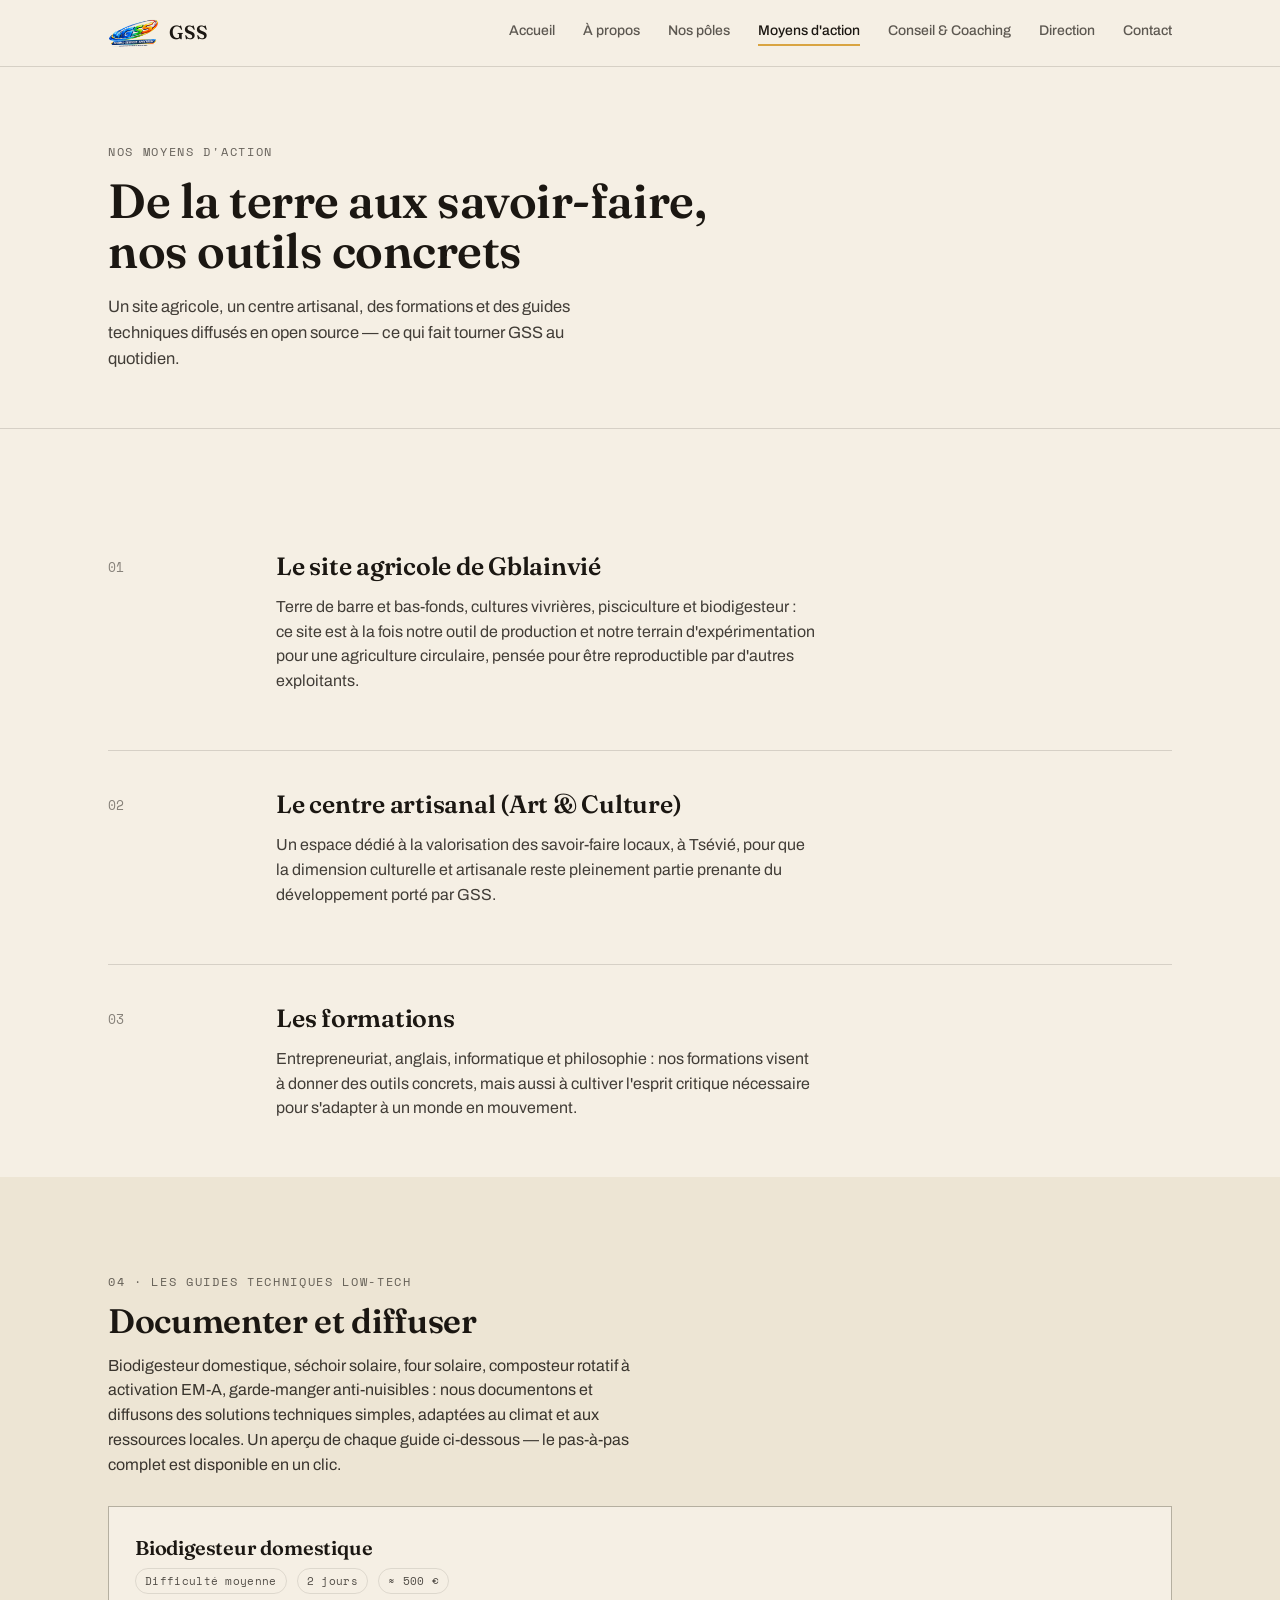
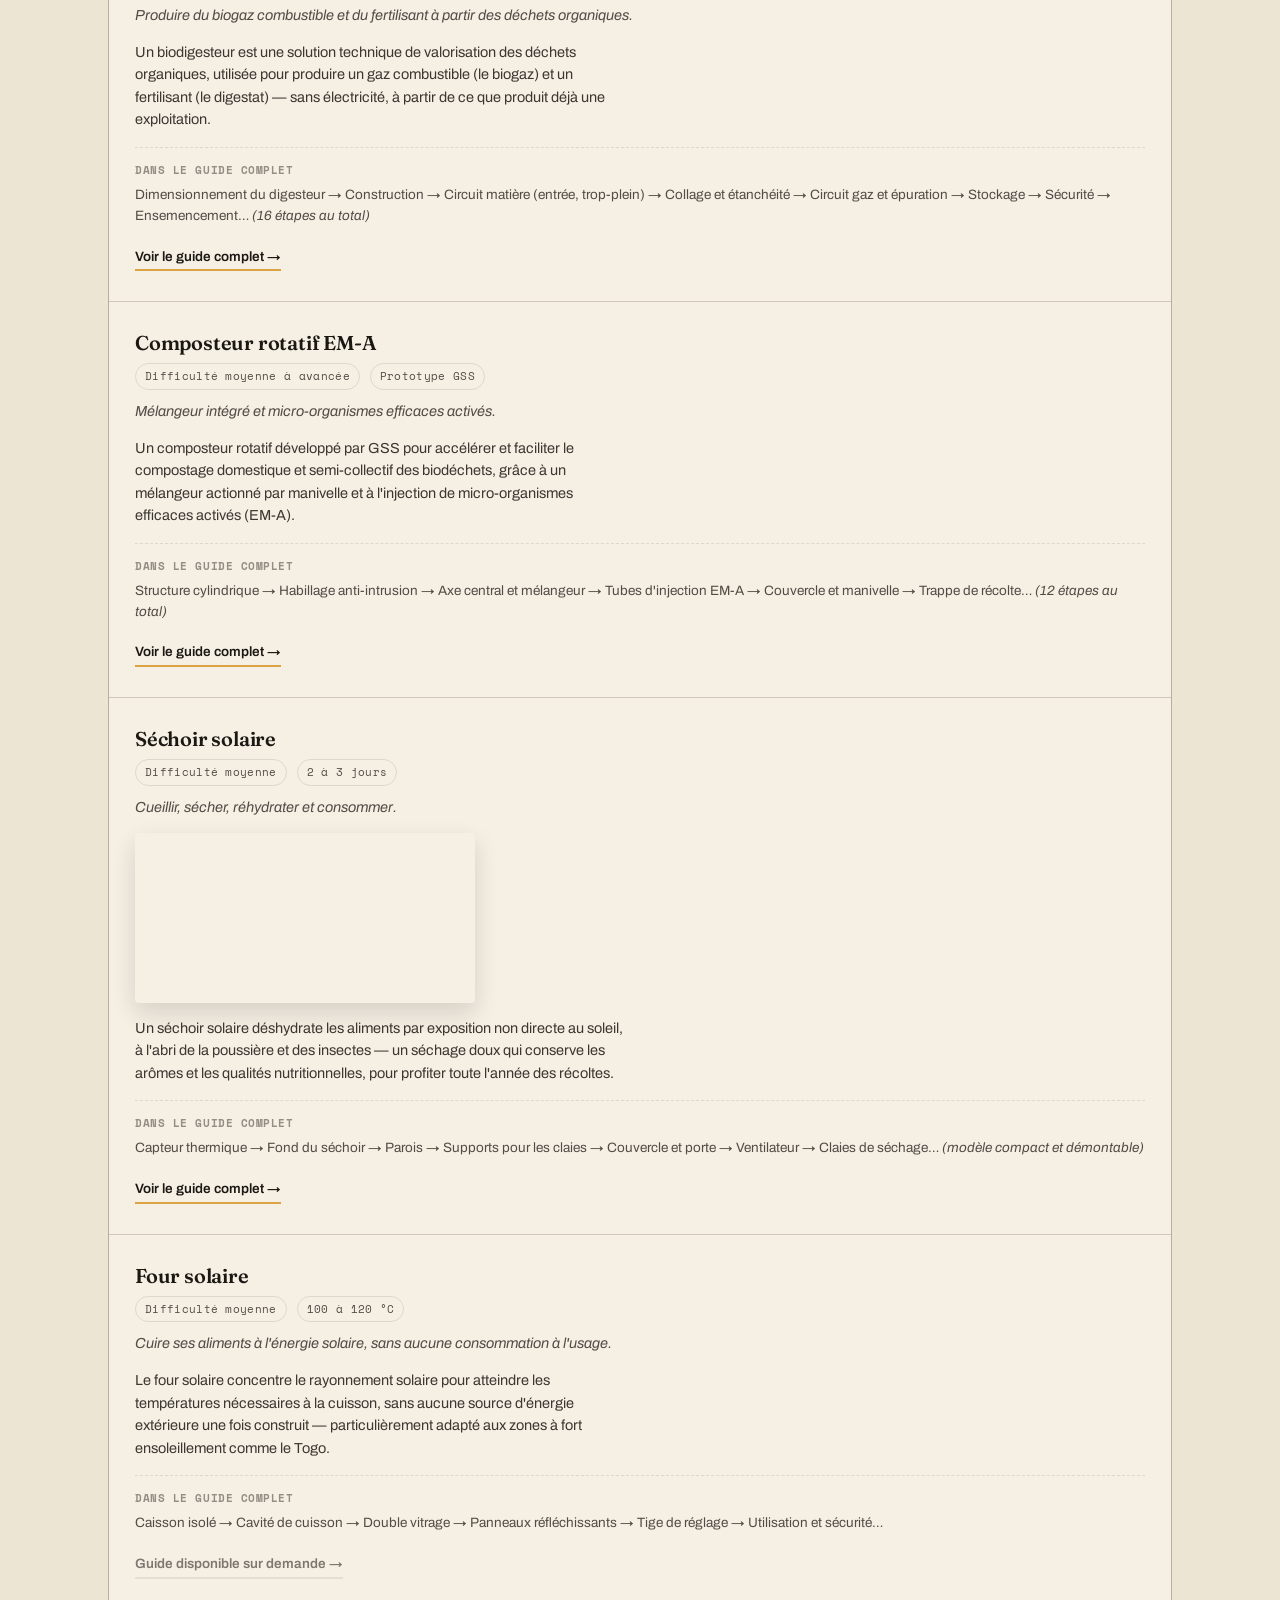
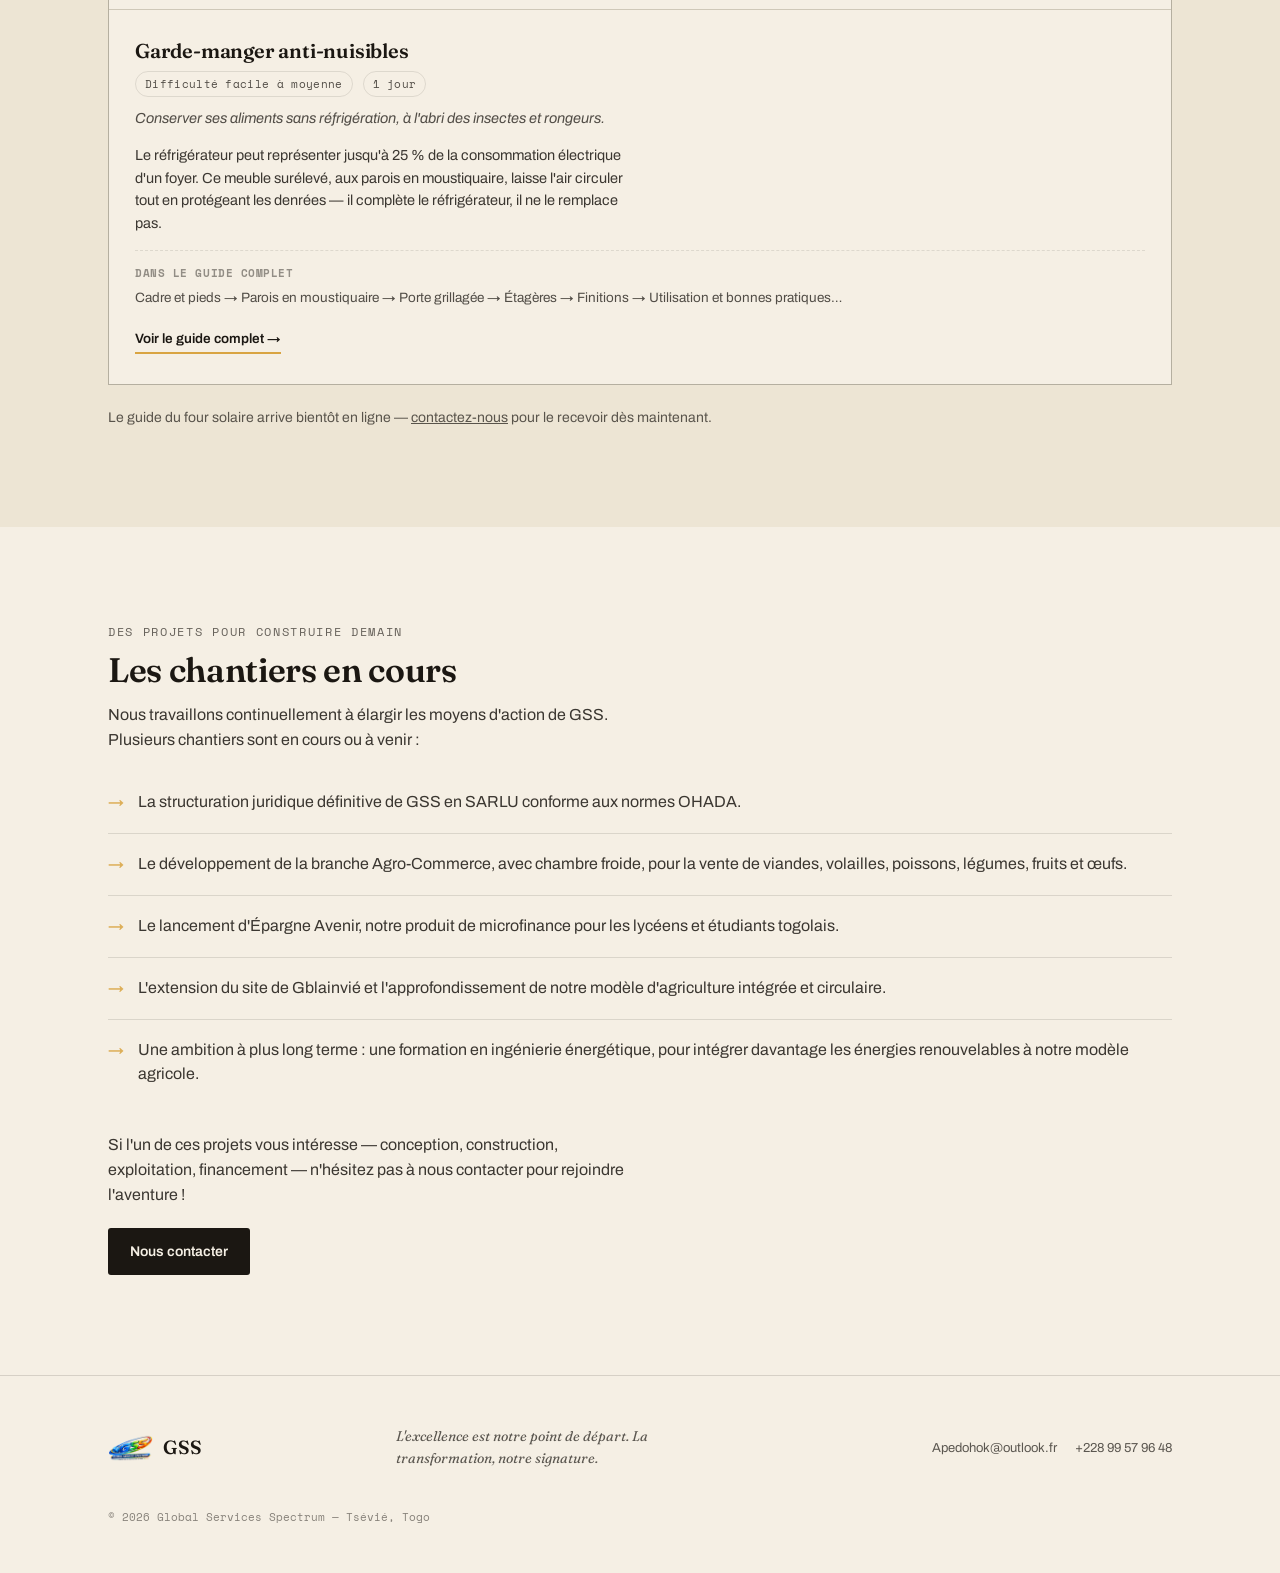
<file: moyens-action.html>
<!DOCTYPE html>
<html lang="fr">
<head>
<meta charset="UTF-8">
<meta name="viewport" content="width=device-width, initial-scale=1.0">
<title>Nos moyens d'action — Global Services Spectrum</title>
<link rel="preconnect" href="https://fonts.googleapis.com">
<link rel="preconnect" href="https://fonts.gstatic.com" crossorigin>
<link href="https://fonts.googleapis.com/css2?family=Fraunces:opsz,wght@9..144,300;9..144,500;9..144,600;9..144,700&family=Archivo:wght@400;500;600&family=Space+Mono:wght@400;700&display=swap" rel="stylesheet">
<link rel="stylesheet" href="styles.css">
<link rel="manifest" href="manifest.json">
<meta name="theme-color" content="#1B1712">
<link rel="apple-touch-icon" href="apple-touch-icon.png">
<meta name="apple-mobile-web-app-capable" content="yes">
<meta name="apple-mobile-web-app-status-bar-style" content="black-translucent">
<meta name="apple-mobile-web-app-title" content="GSS">
<style>
  .means-row{
    display:grid; grid-template-columns:140px 1fr; gap:28px;
    padding:40px 0; border-top:1px solid var(--line);
  }
  .means-row:first-child{border-top:none;}
  .means-num{font-family:'Space Mono', monospace; font-size:13px; opacity:0.5; padding-top:4px;}
  .means-row h3{font-size:clamp(20px,2.4vw,25px); margin-bottom:10px;}
  .means-row p{max-width:60ch; opacity:0.82;}
  @media (max-width:640px){.means-row{grid-template-columns:1fr; gap:8px;}}

  .roadmap{list-style:none; margin:20px 0 0; padding:0; display:grid; gap:0;}
  .roadmap li{
    padding:18px 0 18px 30px; border-top:1px solid var(--line); position:relative; opacity:0.85;
  }
  .roadmap li:first-child{border-top:none;}
  .roadmap li::before{content:"→"; position:absolute; left:0; color:var(--ocre); font-weight:700;}

  /* ---- Guide teaser cards ---- */
  .guide-teaser-list{display:grid; gap:1px; background:var(--line); border:1px solid var(--line); margin-top:28px;}
  .guide-teaser{background:var(--paper); padding:30px 26px;}
  .gt-head{display:flex; justify-content:space-between; align-items:baseline; gap:16px; flex-wrap:wrap;}
  .gt-head h3{font-family:'Fraunces', serif; font-size:20px; font-weight:600; margin:0;}
  .gt-meta{display:flex; gap:10px; flex-wrap:wrap; margin-top:10px;}
  .gt-meta span{
    font-family:'Space Mono', monospace; font-size:10.5px; letter-spacing:0.03em;
    padding:4px 9px; border-radius:20px; border:1px solid var(--line); opacity:0.75;
  }
  .gt-tagline{font-style:italic; opacity:0.75; margin-top:10px; font-size:14.5px;}
  .gt-body{margin-top:14px; opacity:0.85; font-size:14.5px; max-width:62ch;}
  .gt-steps{
    margin-top:16px; padding-top:14px; border-top:1px dashed var(--line);
    font-size:13.5px; opacity:0.75;
  }
  .gt-steps strong{font-family:'Space Mono', monospace; font-weight:700; font-size:11px; text-transform:uppercase; letter-spacing:0.05em; opacity:0.6; display:block; margin-bottom:6px;}
  .gt-cta{
    display:inline-flex; align-items:center; gap:8px; margin-top:20px;
    font-family:'Archivo', sans-serif; font-weight:600; font-size:13.5px;
    text-decoration:none; color:var(--ink); border-bottom:2px solid var(--ocre); padding-bottom:2px;
  }
  .gt-cta:hover{border-color:var(--ink);}
  .gt-cta.gt-pending{color:inherit; opacity:0.55; border-bottom-color:var(--line); cursor:default;}

  .gt-video{
    width:100%; max-width:340px; border-radius:4px; display:block;
    margin-top:14px; box-shadow:0 10px 24px rgba(27,23,18,0.14);
  }
</style>
</head>
<body>

<header>
  <nav class="wrap">
    <a href="index.html" class="brandmark">
      <img src="logo.png" alt="Logo Global Services Spectrum">
      GSS
    </a>
    <div class="navlinks">
      <a href="index.html">Accueil</a>
      <a href="a-propos.html">À propos</a>
      <a href="poles.html">Nos pôles</a>
      <a href="moyens-action.html">Moyens d'action</a>
      <a href="conseil-coaching.html">Conseil &amp; Coaching</a>
      <a href="direction.html">Direction</a>
      <a href="contact.html">Contact</a>
    </div>
  </nav>
</header>

<main>
  <section class="page-hero">
    <div class="wrap">
      <p class="eyebrow">Nos moyens d'action</p>
      <h1>De la terre aux savoir-faire, nos outils concrets</h1>
      <p class="lede">Un site agricole, un centre artisanal, des formations et des guides techniques diffusés en open source — ce qui fait tourner GSS au quotidien.</p>
    </div>
  </section>

  <section style="padding-bottom:0;">
    <div class="wrap">

      <div class="means-row reveal">
        <div class="means-num">01</div>
        <div>
          <h3>Le site agricole de Gblainvié</h3>
          <p>Terre de barre et bas-fonds, cultures vivrières, pisciculture et biodigesteur : ce site est à la fois notre outil de production et notre terrain d'expérimentation pour une agriculture circulaire, pensée pour être reproductible par d'autres exploitants.</p>
        </div>
      </div>

      <div class="means-row reveal">
        <div class="means-num">02</div>
        <div>
          <h3>Le centre artisanal (Art &amp; Culture)</h3>
          <p>Un espace dédié à la valorisation des savoir-faire locaux, à Tsévié, pour que la dimension culturelle et artisanale reste pleinement partie prenante du développement porté par GSS.</p>
        </div>
      </div>

      <div class="means-row reveal">
        <div class="means-num">03</div>
        <div>
          <h3>Les formations</h3>
          <p>Entrepreneuriat, anglais, informatique et philosophie : nos formations visent à donner des outils concrets, mais aussi à cultiver l'esprit critique nécessaire pour s'adapter à un monde en mouvement.</p>
        </div>
      </div>

    </div>
  </section>

  <section class="about">
    <div class="wrap reveal">
      <p class="eyebrow">04 · Les guides techniques low-tech</p>
      <h2 style="margin-top:12px; font-size:clamp(24px,3vw,34px);">Documenter et diffuser</h2>
      <p style="margin-top:14px; max-width:60ch; opacity:0.85;">Biodigesteur domestique, séchoir solaire, four solaire, composteur rotatif à activation EM-A, garde-manger anti-nuisibles : nous documentons et diffusons des solutions techniques simples, adaptées au climat et aux ressources locales. Un aperçu de chaque guide ci-dessous — le pas-à-pas complet est disponible en un clic.</p>

      <div class="guide-teaser-list">

        <div class="guide-teaser">
          <div class="gt-head">
            <h3>Biodigesteur domestique</h3>
          </div>
          <div class="gt-meta">
            <span>Difficulté moyenne</span>
            <span>2 jours</span>
            <span>≈ 500 €</span>
          </div>
          <p class="gt-tagline">Produire du biogaz combustible et du fertilisant à partir des déchets organiques.</p>
          <p class="gt-body">Un biodigesteur est une solution technique de valorisation des déchets organiques, utilisée pour produire un gaz combustible (le biogaz) et un fertilisant (le digestat) — sans électricité, à partir de ce que produit déjà une exploitation.</p>
          <div class="gt-steps">
            <strong>Dans le guide complet</strong>
            Dimensionnement du digesteur → Construction → Circuit matière (entrée, trop-plein) → Collage et étanchéité → Circuit gaz et épuration → Stockage → Sécurité → Ensemencement… <em>(16 étapes au total)</em>
          </div>
          <a class="gt-cta" href="https://docs.google.com/document/d/1kY3aZDEp4CotGuIY-dPR0qlreoczERXD/view?usp=sharing" target="_blank" rel="noopener">Voir le guide complet →</a>
        </div>

        <div class="guide-teaser">
          <div class="gt-head">
            <h3>Composteur rotatif EM-A</h3>
          </div>
          <div class="gt-meta">
            <span>Difficulté moyenne à avancée</span>
            <span>Prototype GSS</span>
          </div>
          <p class="gt-tagline">Mélangeur intégré et micro-organismes efficaces activés.</p>
          <p class="gt-body">Un composteur rotatif développé par GSS pour accélérer et faciliter le compostage domestique et semi-collectif des biodéchets, grâce à un mélangeur actionné par manivelle et à l'injection de micro-organismes efficaces activés (EM-A).</p>
          <div class="gt-steps">
            <strong>Dans le guide complet</strong>
            Structure cylindrique → Habillage anti-intrusion → Axe central et mélangeur → Tubes d'injection EM-A → Couvercle et manivelle → Trappe de récolte… <em>(12 étapes au total)</em>
          </div>
          <a class="gt-cta" href="https://docs.google.com/document/d/1Cv9JK8tb11-cu76KkBPZpALP7JO8yqPE/view?usp=sharing" target="_blank" rel="noopener">Voir le guide complet →</a>
        </div>

        <div class="guide-teaser">
          <div class="gt-head">
            <h3>Séchoir solaire</h3>
          </div>
          <div class="gt-meta">
            <span>Difficulté moyenne</span>
            <span>2 à 3 jours</span>
          </div>
          <p class="gt-tagline">Cueillir, sécher, réhydrater et consommer.</p>
          <video class="gt-video" autoplay muted loop playsinline>
            <source src="sechoir-solaire.mp4" type="video/mp4">
          </video>
          <p class="gt-body">Un séchoir solaire déshydrate les aliments par exposition non directe au soleil, à l'abri de la poussière et des insectes — un séchage doux qui conserve les arômes et les qualités nutritionnelles, pour profiter toute l'année des récoltes.</p>
          <div class="gt-steps">
            <strong>Dans le guide complet</strong>
            Capteur thermique → Fond du séchoir → Parois → Supports pour les claies → Couvercle et porte → Ventilateur → Claies de séchage… <em>(modèle compact et démontable)</em>
          </div>
          <a class="gt-cta" href="https://docs.google.com/document/d/1cuPio-CEho8544IqEHpxRFcVEjDYrgYY/view?usp=sharing" target="_blank" rel="noopener">Voir le guide complet →</a>
        </div>

        <div class="guide-teaser">
          <div class="gt-head">
            <h3>Four solaire</h3>
          </div>
          <div class="gt-meta">
            <span>Difficulté moyenne</span>
            <span>100 à 120 °C</span>
          </div>
          <p class="gt-tagline">Cuire ses aliments à l'énergie solaire, sans aucune consommation à l'usage.</p>
          <p class="gt-body">Le four solaire concentre le rayonnement solaire pour atteindre les températures nécessaires à la cuisson, sans aucune source d'énergie extérieure une fois construit — particulièrement adapté aux zones à fort ensoleillement comme le Togo.</p>
          <div class="gt-steps">
            <strong>Dans le guide complet</strong>
            Caisson isolé → Cavité de cuisson → Double vitrage → Panneaux réfléchissants → Tige de réglage → Utilisation et sécurité…
          </div>
          <a class="gt-cta gt-pending" href="contact.html">Guide disponible sur demande →</a>
        </div>

        <div class="guide-teaser">
          <div class="gt-head">
            <h3>Garde-manger anti-nuisibles</h3>
          </div>
          <div class="gt-meta">
            <span>Difficulté facile à moyenne</span>
            <span>1 jour</span>
          </div>
          <p class="gt-tagline">Conserver ses aliments sans réfrigération, à l'abri des insectes et rongeurs.</p>
          <p class="gt-body">Le réfrigérateur peut représenter jusqu'à 25 % de la consommation électrique d'un foyer. Ce meuble surélevé, aux parois en moustiquaire, laisse l'air circuler tout en protégeant les denrées — il complète le réfrigérateur, il ne le remplace pas.</p>
          <div class="gt-steps">
            <strong>Dans le guide complet</strong>
            Cadre et pieds → Parois en moustiquaire → Porte grillagée → Étagères → Finitions → Utilisation et bonnes pratiques…
          </div>
          <a class="gt-cta" href="https://docs.google.com/document/d/1TGHIwLm6HYoHCqiPtqqr7xEkiboS0sVN/view?usp=sharing" target="_blank" rel="noopener">Voir le guide complet →</a>
        </div>

      </div>

      <p style="margin-top:22px; font-size:14px; opacity:0.7;">Le guide du four solaire arrive bientôt en ligne — <a href="contact.html" style="text-decoration:underline;">contactez-nous</a> pour le recevoir dès maintenant.</p>
    </div>
  </section>

  <section>
    <div class="wrap reveal">
      <p class="eyebrow">Des projets pour construire demain</p>
      <h2 style="margin-top:12px; font-size:clamp(24px,3vw,34px);">Les chantiers en cours</h2>
      <p style="margin-top:14px; max-width:60ch; opacity:0.85;">Nous travaillons continuellement à élargir les moyens d'action de GSS. Plusieurs chantiers sont en cours ou à venir :</p>
      <ul class="roadmap">
        <li>La structuration juridique définitive de GSS en SARLU conforme aux normes OHADA.</li>
        <li>Le développement de la branche Agro-Commerce, avec chambre froide, pour la vente de viandes, volailles, poissons, légumes, fruits et œufs.</li>
        <li>Le lancement d'Épargne Avenir, notre produit de microfinance pour les lycéens et étudiants togolais.</li>
        <li>L'extension du site de Gblainvié et l'approfondissement de notre modèle d'agriculture intégrée et circulaire.</li>
        <li>Une ambition à plus long terme : une formation en ingénierie énergétique, pour intégrer davantage les énergies renouvelables à notre modèle agricole.</li>
      </ul>
      <p style="margin-top:28px; max-width:58ch; opacity:0.85;">Si l'un de ces projets vous intéresse — conception, construction, exploitation, financement — n'hésitez pas à nous contacter pour rejoindre l'aventure !</p>
      <p style="margin-top:20px;"><a class="btn btn-primary" href="contact.html">Nous contacter</a></p>
    </div>
  </section>
</main>

<footer>
  <div class="wrap">
    <div class="brandmark">
      <img src="logo.png" alt="Logo Global Services Spectrum">
      GSS
    </div>
    <p class="signature">L'excellence est notre point de départ. La transformation, notre signature.</p>
    <div class="foot-links">
      <a href="mailto:Apedohok@outlook.fr">Apedohok@outlook.fr</a>
      <a href="tel:+22899579648">+228 99 57 96 48</a>
    </div>
  </div>
  <div class="wrap" style="margin-top:14px;">
    <p class="legal">© 2026 Global Services Spectrum — Tsévié, Togo</p>
  </div>
</footer>

<script src="script.js"></script>
</body>
</html>
</file>
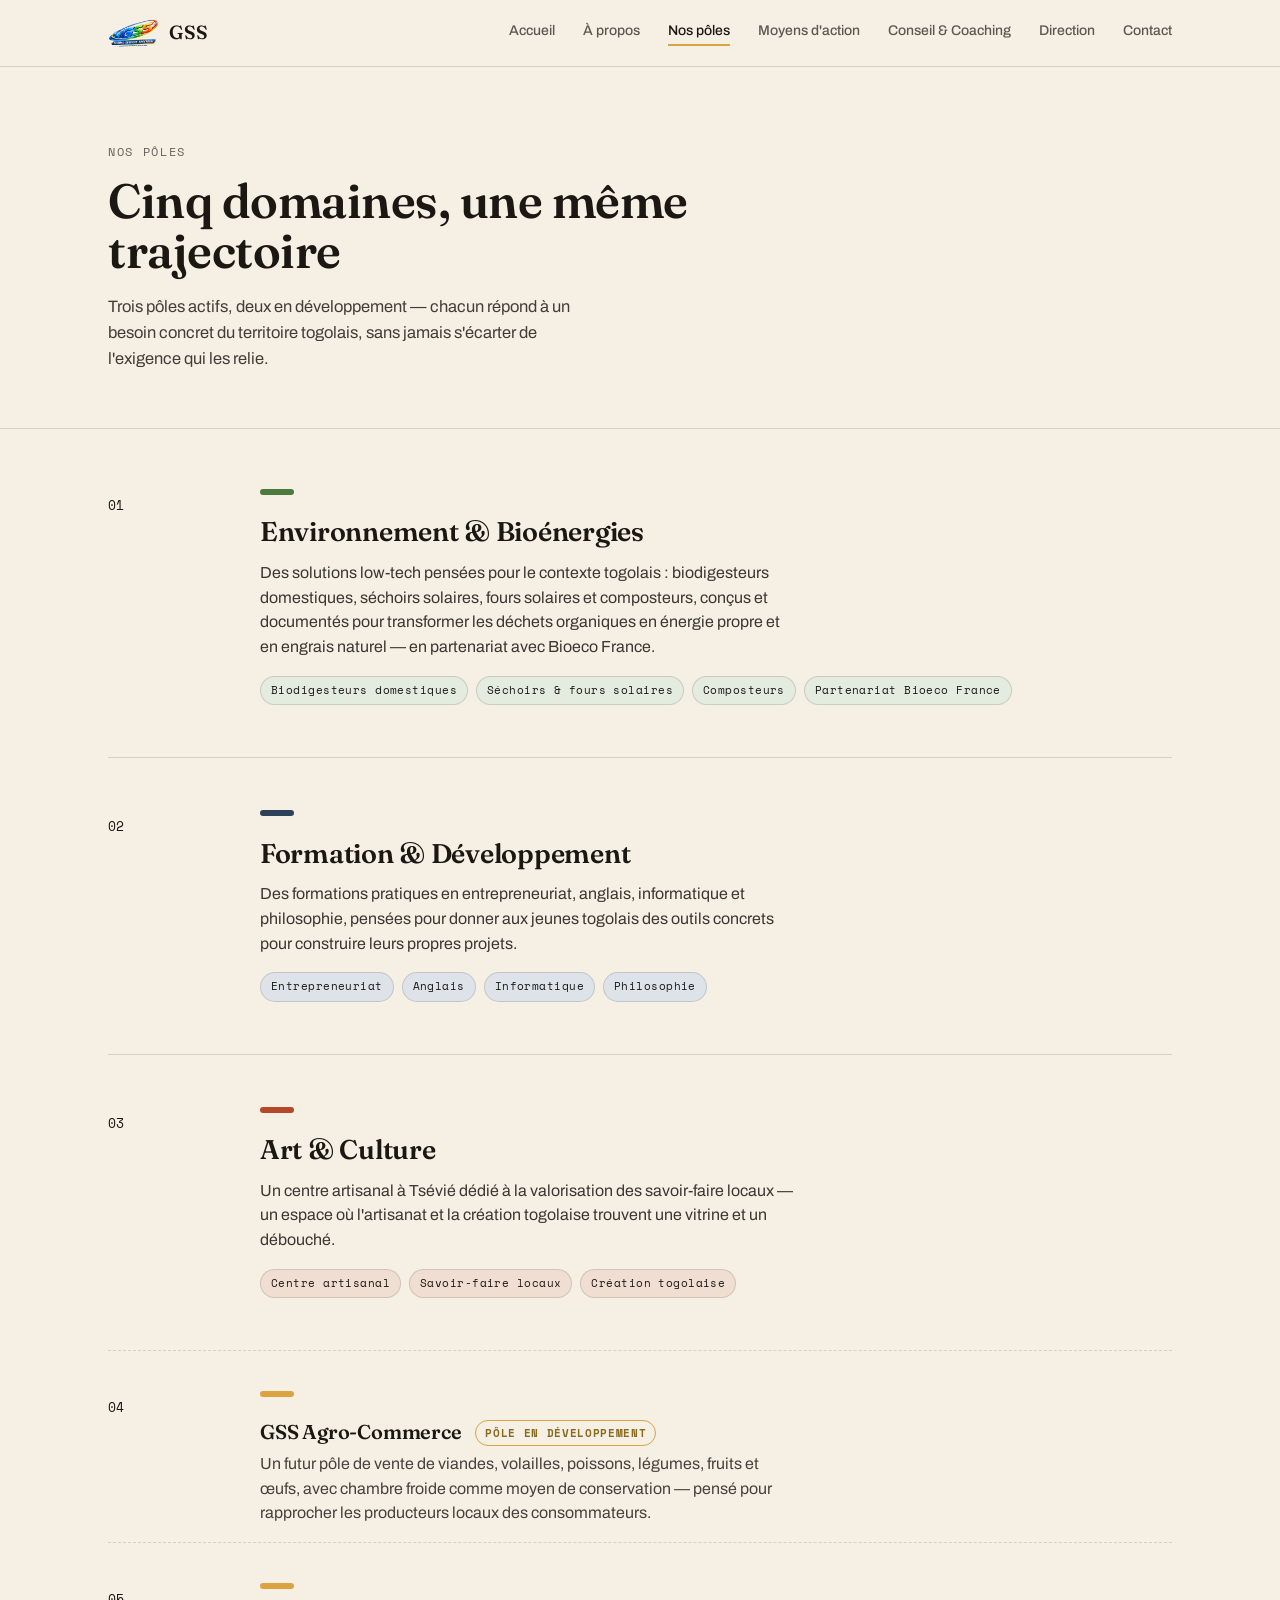
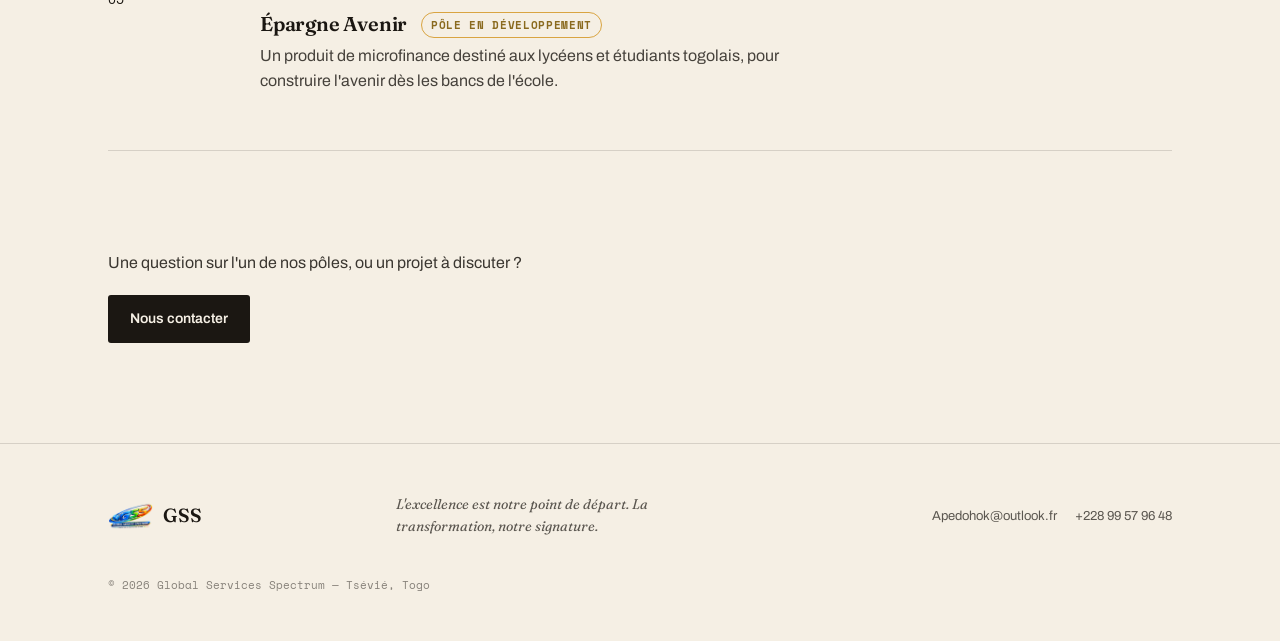
<file: poles.html>
<!DOCTYPE html>
<html lang="fr">
<head>
<meta charset="UTF-8">
<meta name="viewport" content="width=device-width, initial-scale=1.0">
<title>Nos pôles — Global Services Spectrum</title>
<link rel="preconnect" href="https://fonts.googleapis.com">
<link rel="preconnect" href="https://fonts.gstatic.com" crossorigin>
<link href="https://fonts.googleapis.com/css2?family=Fraunces:opsz,wght@9..144,300;9..144,500;9..144,600;9..144,700&family=Archivo:wght@400;500;600&family=Space+Mono:wght@400;700&display=swap" rel="stylesheet">
<link rel="stylesheet" href="styles.css">
<link rel="manifest" href="manifest.json">
<meta name="theme-color" content="#1B1712">
<link rel="apple-touch-icon" href="apple-touch-icon.png">
<meta name="apple-mobile-web-app-capable" content="yes">
<meta name="apple-mobile-web-app-status-bar-style" content="black-translucent">
<meta name="apple-mobile-web-app-title" content="GSS">
</head>
<body>

<header>
  <nav class="wrap">
    <a href="index.html" class="brandmark">
      <img src="logo.png" alt="Logo Global Services Spectrum">
      GSS
    </a>
    <div class="navlinks">
      <a href="index.html">Accueil</a>
      <a href="a-propos.html">À propos</a>
      <a href="poles.html">Nos pôles</a>
      <a href="moyens-action.html">Moyens d'action</a>
      <a href="conseil-coaching.html">Conseil & Coaching</a>
      <a href="direction.html">Direction</a>
      <a href="contact.html">Contact</a>
    </div>
  </nav>
</header>

<main>
  <section class="page-hero">
    <div class="wrap">
      <p class="eyebrow">Nos pôles</p>
      <h1>Cinq domaines, une même trajectoire</h1>
      <p class="lede">Trois pôles actifs, deux en développement — chacun répond à un besoin concret du territoire togolais, sans jamais s'écarter de l'exigence qui les relie.</p>
    </div>
  </section>

  <section style="padding-top:8px;">
    <div class="wrap">

      <div class="branch b-env reveal" id="environnement">
        <div class="branch-num">01</div>
        <div>
          <span class="branch-swatch"></span>
          <h3>Environnement &amp; Bioénergies</h3>
          <p>Des solutions low-tech pensées pour le contexte togolais : biodigesteurs domestiques, séchoirs solaires, fours solaires et composteurs, conçus et documentés pour transformer les déchets organiques en énergie propre et en engrais naturel — en partenariat avec Bioeco France.</p>
          <div class="branch-tags">
            <span class="tag">Biodigesteurs domestiques</span>
            <span class="tag">Séchoirs &amp; fours solaires</span>
            <span class="tag">Composteurs</span>
            <span class="tag">Partenariat Bioeco France</span>
          </div>
        </div>
      </div>

      <div class="branch b-form reveal" id="formation">
        <div class="branch-num">02</div>
        <div>
          <span class="branch-swatch"></span>
          <h3>Formation &amp; Développement</h3>
          <p>Des formations pratiques en entrepreneuriat, anglais, informatique et philosophie, pensées pour donner aux jeunes togolais des outils concrets pour construire leurs propres projets.</p>
          <div class="branch-tags">
            <span class="tag">Entrepreneuriat</span>
            <span class="tag">Anglais</span>
            <span class="tag">Informatique</span>
            <span class="tag">Philosophie</span>
          </div>
        </div>
      </div>

      <div class="branch b-art reveal" id="culture">
        <div class="branch-num">03</div>
        <div>
          <span class="branch-swatch"></span>
          <h3>Art &amp; Culture</h3>
          <p>Un centre artisanal à Tsévié dédié à la valorisation des savoir-faire locaux — un espace où l'artisanat et la création togolaise trouvent une vitrine et un débouché.</p>
          <div class="branch-tags">
            <span class="tag">Centre artisanal</span>
            <span class="tag">Savoir-faire locaux</span>
            <span class="tag">Création togolaise</span>
          </div>
        </div>
      </div>

      <div class="branch-upcoming reveal" id="agro-commerce">
        <div class="branch-num">04</div>
        <div>
          <span class="branch-swatch"></span>
          <h3 style="font-size:20px;">GSS Agro-Commerce <span class="badge-soon">Pôle en développement</span></h3>
          <p style="max-width:60ch; opacity:0.8; margin-top:10px;">Un futur pôle de vente de viandes, volailles, poissons, légumes, fruits et œufs, avec chambre froide comme moyen de conservation — pensé pour rapprocher les producteurs locaux des consommateurs.</p>
        </div>
      </div>

      <div class="branch-upcoming reveal" id="epargne-avenir" style="border-bottom:1px solid var(--line); padding-bottom:40px;">
        <div class="branch-num">05</div>
        <div>
          <span class="branch-swatch"></span>
          <h3 style="font-size:20px;">Épargne Avenir <span class="badge-soon">Pôle en développement</span></h3>
          <p style="max-width:60ch; opacity:0.8; margin-top:10px;">Un produit de microfinance destiné aux lycéens et étudiants togolais, pour construire l'avenir dès les bancs de l'école.</p>
        </div>
      </div>

    </div>
  </section>

  <section style="padding-top:0;">
    <div class="wrap reveal">
      <p style="max-width:52ch; opacity:0.85;">Une question sur l'un de nos pôles, ou un projet à discuter ?</p>
      <p style="margin-top:20px;"><a class="btn btn-primary" href="contact.html">Nous contacter</a></p>
    </div>
  </section>
</main>

<footer>
  <div class="wrap">
    <div class="brandmark">
      <img src="logo.png" alt="Logo Global Services Spectrum">
      GSS
    </div>
    <p class="signature">L'excellence est notre point de départ. La transformation, notre signature.</p>
    <div class="foot-links">
      <a href="mailto:Apedohok@outlook.fr">Apedohok@outlook.fr</a>
      <a href="tel:+22899579648">+228 99 57 96 48</a>
    </div>
  </div>
  <div class="wrap" style="margin-top:14px;">
    <p class="legal">© 2026 Global Services Spectrum — Tsévié, Togo</p>
  </div>
</footer>

<script src="script.js"></script>
</body>
</html>
</file>
<file: styles.css>
:root{
  --ink:#1B1712;
  --paper:#F5EFE4;
  --paper-2:#EDE5D4;
  --feuille:#4C7A3D;
  --feuille-soft:#E3ECDE;
  --indigo:#2D4159;
  --indigo-soft:#DEE3EA;
  --terre:#B5482A;
  --terre-soft:#F1DED2;
  --ocre:#D9A441;
  --line: rgba(27,23,18,0.14);
  --maxw: 1120px;
}

*{box-sizing:border-box;}
html{scroll-behavior:smooth;}
@media (prefers-reduced-motion: reduce){
  html{scroll-behavior:auto;}
  *{animation-duration:0.01ms !important; transition-duration:0.01ms !important;}
}

body{
  margin:0;
  background:var(--paper);
  color:var(--ink);
  font-family:'Archivo', sans-serif;
  font-size:16px;
  line-height:1.55;
  -webkit-font-smoothing:antialiased;
}

h1,h2,h3{
  font-family:'Fraunces', serif;
  font-weight:600;
  line-height:1.05;
  margin:0;
  letter-spacing:-0.01em;
}

a{color:inherit;}
.wrap{max-width:var(--maxw); margin:0 auto; padding:0 28px;}

.eyebrow{
  font-family:'Space Mono', monospace;
  font-size:12px;
  letter-spacing:0.14em;
  text-transform:uppercase;
  opacity:0.65;
}

/* ---------- NAV ---------- */
header{
  position:sticky; top:0; z-index:50;
  background:rgba(245,239,228,0.9);
  backdrop-filter:blur(8px);
  border-bottom:1px solid var(--line);
}
nav.wrap{
  display:flex; align-items:center; justify-content:space-between;
  padding-top:16px; padding-bottom:16px;
  gap:16px; flex-wrap:wrap;
}
.brandmark{
  display:flex; align-items:center; gap:10px;
  font-family:'Fraunces', serif; font-weight:600; font-size:19px;
  text-decoration:none;
}
.brandmark img{height:34px; width:auto; display:block;}
.brandmark .dot-row{display:flex; gap:3px;}
.brandmark .dot{width:7px; height:7px; border-radius:50%;}
.brandmark .dot:nth-child(1){background:var(--feuille);}
.brandmark .dot:nth-child(2){background:var(--indigo);}
.brandmark .dot:nth-child(3){background:var(--terre);}

.hero-logo{
  max-width:280px; width:56%; height:auto; display:block; margin-bottom:8px;
}
@media (max-width:640px){.hero-logo{max-width:200px;}}

footer .brandmark img{height:30px;}

.navlinks{display:flex; gap:28px; font-size:14px; font-weight:500; flex-wrap:wrap;}
.navlinks a{text-decoration:none; opacity:0.7; transition:opacity .2s; padding-bottom:2px;}
.navlinks a:hover, .navlinks a:focus-visible{opacity:1;}
.navlinks a.active{opacity:1; border-bottom:2px solid var(--ocre);}

a:focus-visible, button:focus-visible{
  outline:2px solid var(--indigo);
  outline-offset:3px;
  border-radius:2px;
}

/* ---------- PAGE HERO (interior pages) ---------- */
.page-hero{padding:64px 0 40px; border-bottom:1px solid var(--line);}
.page-hero h1{font-size:clamp(30px,4.6vw,48px); margin-top:14px; max-width:20ch;}
.page-hero .lede{max-width:52ch; margin-top:18px; opacity:0.82; font-size:16.5px;}

/* ---------- HOME HERO ---------- */
.hero{padding:88px 0 40px;}
.hero h1{
  font-size:clamp(34px, 5.4vw, 62px);
  max-width:16ch;
  margin-top:18px;
}
.hero .lede{
  max-width:46ch;
  margin-top:22px;
  font-size:17px;
  opacity:0.82;
}
.cta-row{display:flex; gap:14px; margin-top:34px; flex-wrap:wrap;}
.btn{
  display:inline-block;
  font-family:'Archivo', sans-serif;
  font-weight:600; font-size:14px;
  padding:13px 22px;
  border-radius:3px;
  text-decoration:none;
  transition:transform .18s ease, box-shadow .18s ease;
}
.btn-primary{background:var(--ink); color:var(--paper);}
.btn-primary:hover{transform:translateY(-2px); box-shadow:0 6px 0 var(--line);}
.btn-ghost{border:1px solid var(--ink); color:var(--ink);}
.btn-ghost:hover{transform:translateY(-2px);}

/* ---------- PRISM SIGNATURE ---------- */
.prism-wrap{margin-top:64px;}
.prism-svg{width:100%; height:auto; display:block;}
.prism-caption{
  display:flex; justify-content:space-between; margin-top:10px;
  font-family:'Space Mono', monospace; font-size:11px; letter-spacing:0.08em;
  text-transform:uppercase; opacity:0.55; flex-wrap:wrap; gap:8px;
}
.prism-caption a{text-decoration:none; opacity:1; color:inherit; border-bottom:1px dotted var(--line);}

/* ---------- SECTION generic ---------- */
section{padding:84px 0;}
.section-head{max-width:52ch; margin-bottom:48px;}
.section-head h2{font-size:clamp(26px,3.4vw,38px); margin-top:12px;}
.reveal{opacity:0; transform:translateY(18px); transition:opacity .7s ease, transform .7s ease;}
.reveal.is-visible{opacity:1; transform:translateY(0);}

/* ---------- HOME: pole preview cards ---------- */
.pole-preview-grid{display:grid; grid-template-columns:repeat(3,1fr); gap:1px; background:var(--line); border:1px solid var(--line);}
.pole-card{background:var(--paper); padding:32px 26px; text-decoration:none; color:inherit; transition:background .2s ease;}
.pole-card:hover{background:var(--paper-2);}
.pole-card .branch-swatch{margin-bottom:18px;}
.pole-card h3{font-size:19px; margin-bottom:10px;}
.pole-card p{font-size:14px; opacity:0.75; margin:0 0 14px;}
.pole-card .go{font-family:'Space Mono', monospace; font-size:11px; text-transform:uppercase; letter-spacing:0.06em; opacity:0.6;}
@media (max-width:820px){.pole-preview-grid{grid-template-columns:1fr;}}

/* ---------- ABOUT ---------- */
.about{background:var(--paper-2);}
.about-grid{display:grid; grid-template-columns:1.1fr 0.9fr; gap:60px; align-items:start;}
.pullquote{
  font-family:'Fraunces', serif;
  font-style:italic;
  font-weight:500;
  font-size:clamp(20px,2.6vw,27px);
  line-height:1.35;
  border-left:3px solid var(--ocre);
  padding-left:22px;
}
@media (max-width:820px){.about-grid{grid-template-columns:1fr; gap:32px;}}

.timeline-note{
  margin-top:44px; padding-top:28px; border-top:1px solid var(--line);
  display:grid; grid-template-columns:repeat(3,1fr); gap:28px;
}
.timeline-note .stat-num{font-family:'Fraunces', serif; font-size:30px; font-weight:600;}
.timeline-note .stat-label{font-family:'Space Mono', monospace; font-size:11px; opacity:0.6; text-transform:uppercase; letter-spacing:0.06em; margin-top:4px;}
@media (max-width:640px){.timeline-note{grid-template-columns:1fr;}}

/* ---------- BRANCHES ---------- */
.branch{
  border-top:1px solid var(--line);
  padding:52px 0;
  display:grid;
  grid-template-columns:120px 1fr;
  gap:32px;
}
.branch:first-child{border-top:none;}
.branch:last-child{border-bottom:1px solid var(--line);}
.branch-num{
  font-family:'Space Mono', monospace;
  font-size:13px;
  padding-top:6px;
}
.branch-swatch{
  display:inline-block; width:34px; height:6px; border-radius:3px; margin-bottom:16px;
}
.branch h3{font-size:clamp(21px,2.6vw,27px); margin-bottom:14px;}
.branch p{max-width:60ch; opacity:0.85; margin:0 0 14px;}
.branch-tags{display:flex; gap:8px; flex-wrap:wrap; margin-top:16px;}
.tag{
  font-family:'Space Mono', monospace; font-size:11px; letter-spacing:0.04em;
  padding:5px 10px; border-radius:20px; border:1px solid var(--line);
}
.b-env .branch-swatch{background:var(--feuille);}
.b-env .tag{background:var(--feuille-soft);}
.b-form .branch-swatch{background:var(--indigo);}
.b-form .tag{background:var(--indigo-soft);}
.b-art .branch-swatch{background:var(--terre);}
.b-art .tag{background:var(--terre-soft);}

.branch-upcoming{
  border-top:1px dashed var(--line);
  padding:40px 0 0;
  display:grid;
  grid-template-columns:120px 1fr;
  gap:32px;
  opacity:0.9;
}
.branch-upcoming .branch-swatch{background:var(--ocre);}
.badge-soon{
  font-family:'Space Mono', monospace; font-size:11px; letter-spacing:0.06em;
  text-transform:uppercase; background:none; border:1px solid var(--ocre); color:#8a6a1f;
  padding:4px 9px; border-radius:20px; margin-left:10px; vertical-align:middle;
}

@media (max-width:640px){
  .branch, .branch-upcoming{grid-template-columns:1fr; gap:10px;}
  .branch-num{padding-top:0;}
}

/* ---------- DIRECTION ---------- */
.direction{background:var(--ink); color:var(--paper);}
.direction .wrap{
  display:flex; justify-content:space-between; align-items:flex-end; gap:40px; flex-wrap:wrap;
}
.direction .eyebrow{opacity:0.5;}
.direction h2{font-size:clamp(22px,3vw,30px); margin-top:10px; max-width:22ch;}
.direction-stats{display:flex; gap:36px; flex-wrap:wrap;}
.stat-num{font-family:'Fraunces', serif; font-size:34px; font-weight:600;}
.stat-label{font-family:'Space Mono', monospace; font-size:11px; opacity:0.6; text-transform:uppercase; letter-spacing:0.06em; margin-top:4px;}

.direction-body{padding:64px 0;}
.direction-body .lede{max-width:60ch; opacity:0.85; font-size:16.5px;}
.direction-body .lede + .lede{margin-top:16px;}

/* ---------- CONTACT ---------- */
.contact-grid{display:grid; grid-template-columns:1fr 1fr; gap:56px;}
.contact-item{padding:20px 0; border-top:1px solid var(--line);}
.contact-item:first-child{border-top:none;}
.contact-label{font-family:'Space Mono', monospace; font-size:11px; text-transform:uppercase; opacity:0.55; letter-spacing:0.06em;}
.contact-value{font-family:'Fraunces', serif; font-size:22px; margin-top:6px;}
.contact-value a{text-decoration:none; border-bottom:1px solid var(--line);}
.contact-value a:hover{border-color:var(--ink);}
@media (max-width:820px){.contact-grid{grid-template-columns:1fr;}}

.contact-form{margin-top:12px;}
.contact-form label{
  display:block; font-family:'Space Mono', monospace; font-size:11px;
  text-transform:uppercase; letter-spacing:0.06em; opacity:0.6; margin-bottom:8px;
}
.contact-form input, .contact-form textarea{
  width:100%; font-family:'Archivo', sans-serif; font-size:15px;
  padding:12px 14px; margin-bottom:20px; border:1px solid var(--line);
  border-radius:3px; background:var(--paper-2); color:var(--ink);
}
.contact-form input:focus, .contact-form textarea:focus{outline:2px solid var(--indigo); outline-offset:1px;}
.contact-form textarea{min-height:120px; resize:vertical;}

/* ---------- FOOTER ---------- */
footer{border-top:1px solid var(--line); padding:36px 0; }
footer .wrap{display:flex; justify-content:space-between; align-items:center; flex-wrap:wrap; gap:12px;}
footer .signature{font-family:'Fraunces', serif; font-style:italic; font-size:14px; opacity:0.7; max-width:38ch;}
footer .legal{font-family:'Space Mono', monospace; font-size:11px; opacity:0.5;}
footer .foot-links{display:flex; gap:18px; font-size:13px;}
footer .foot-links a{text-decoration:none; opacity:0.7;}
footer .foot-links a:hover{opacity:1;}
</file>
